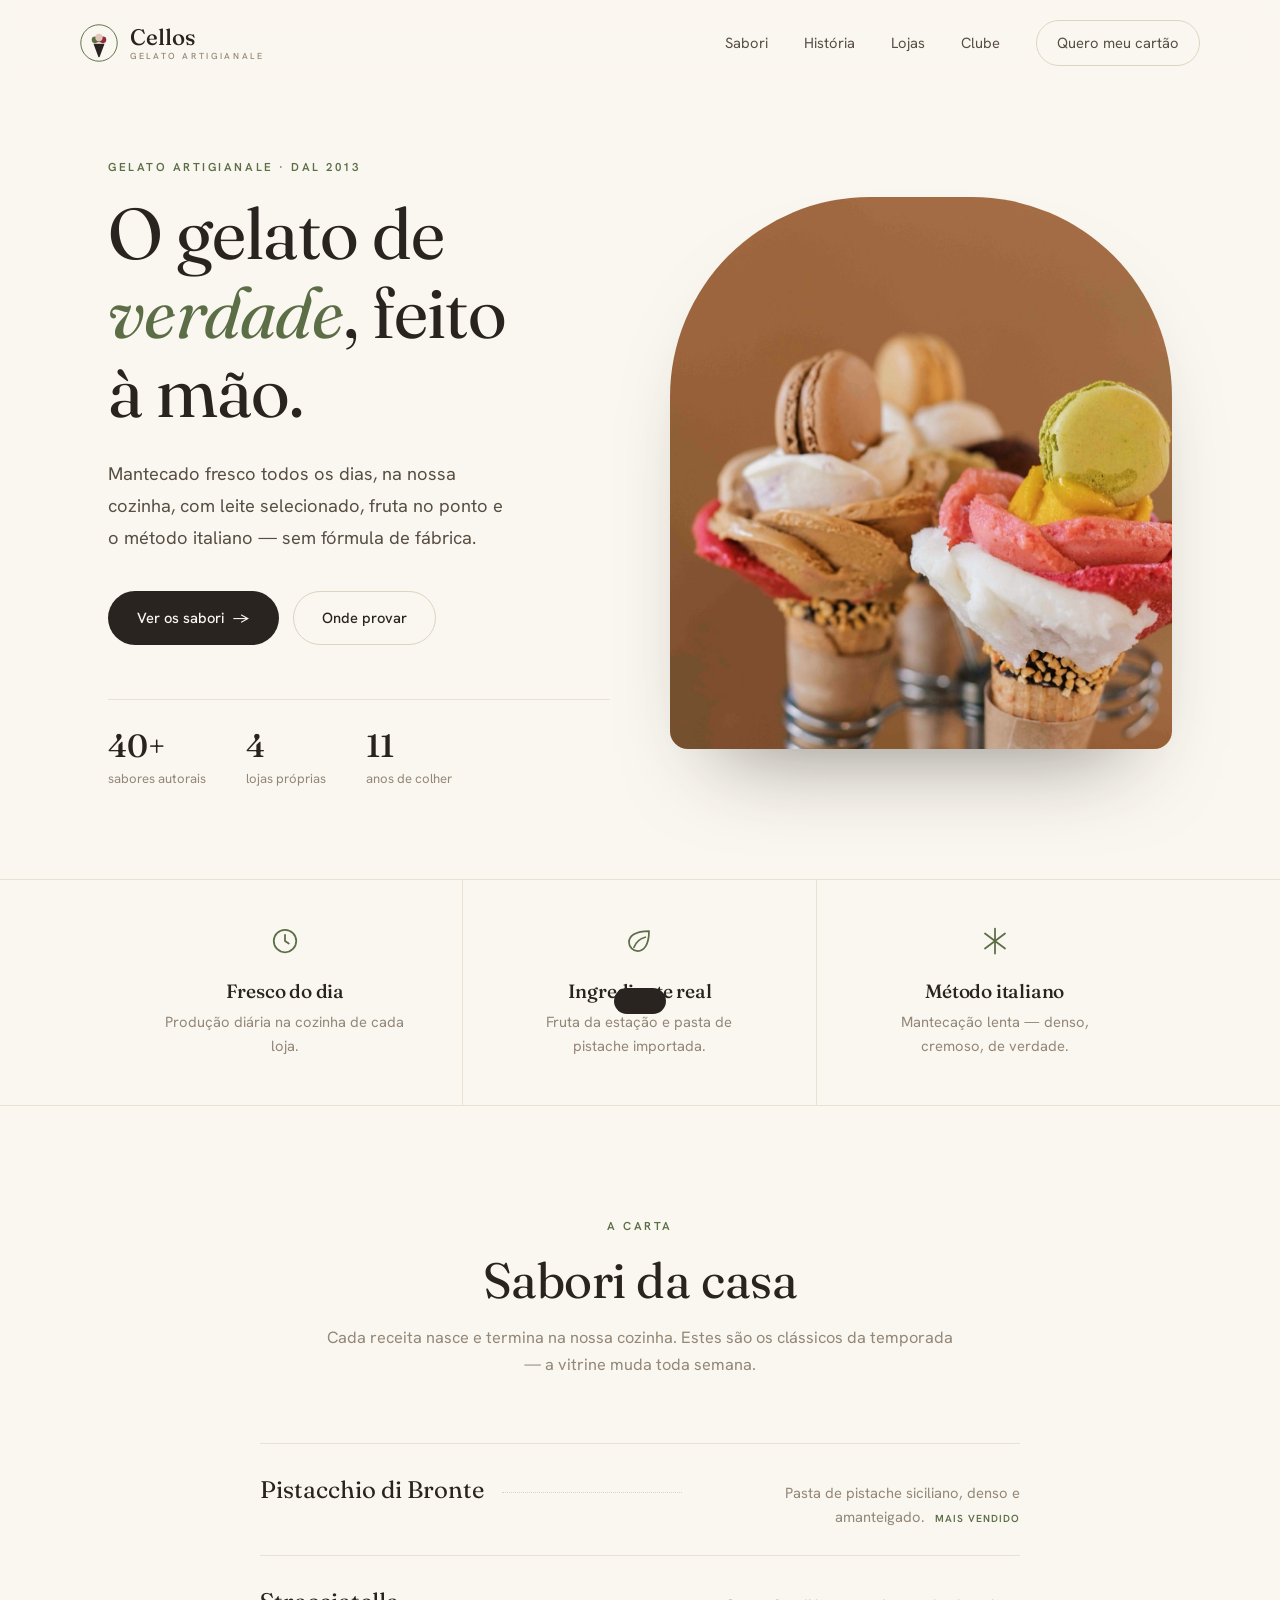
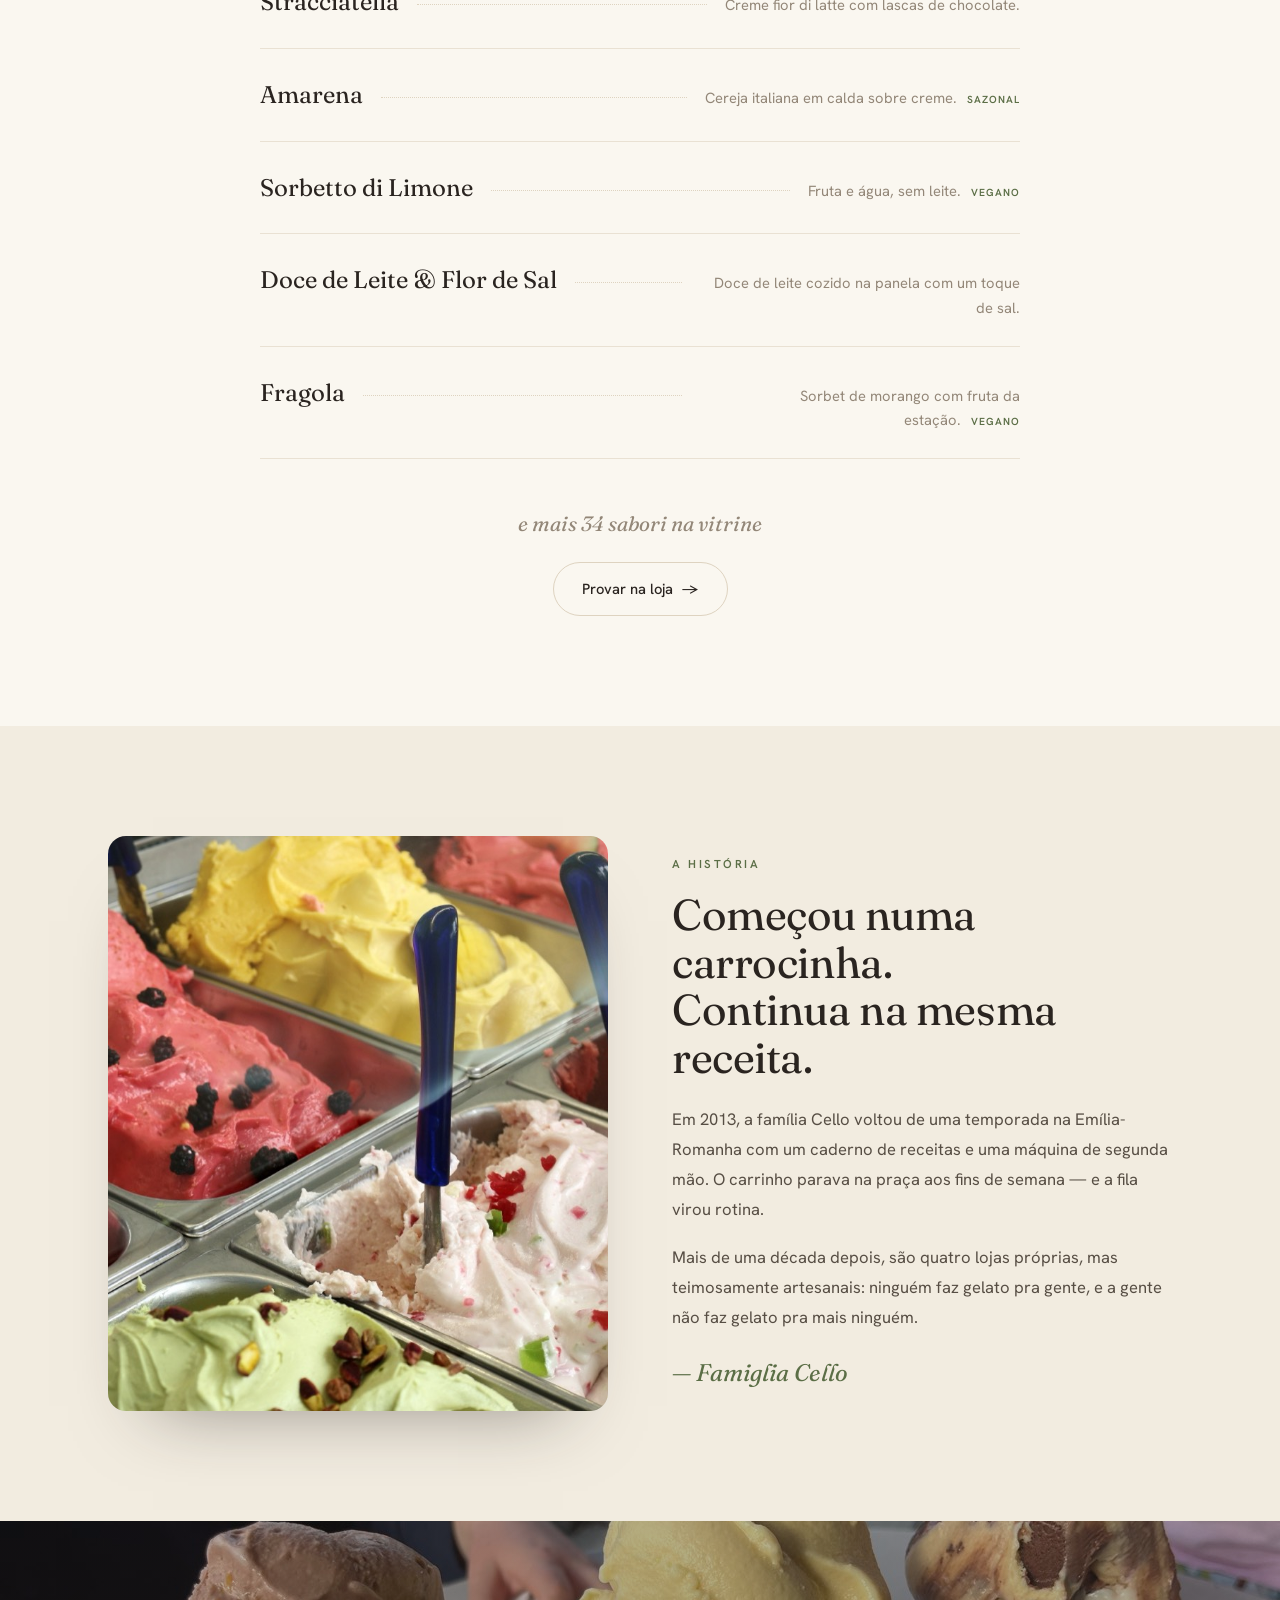
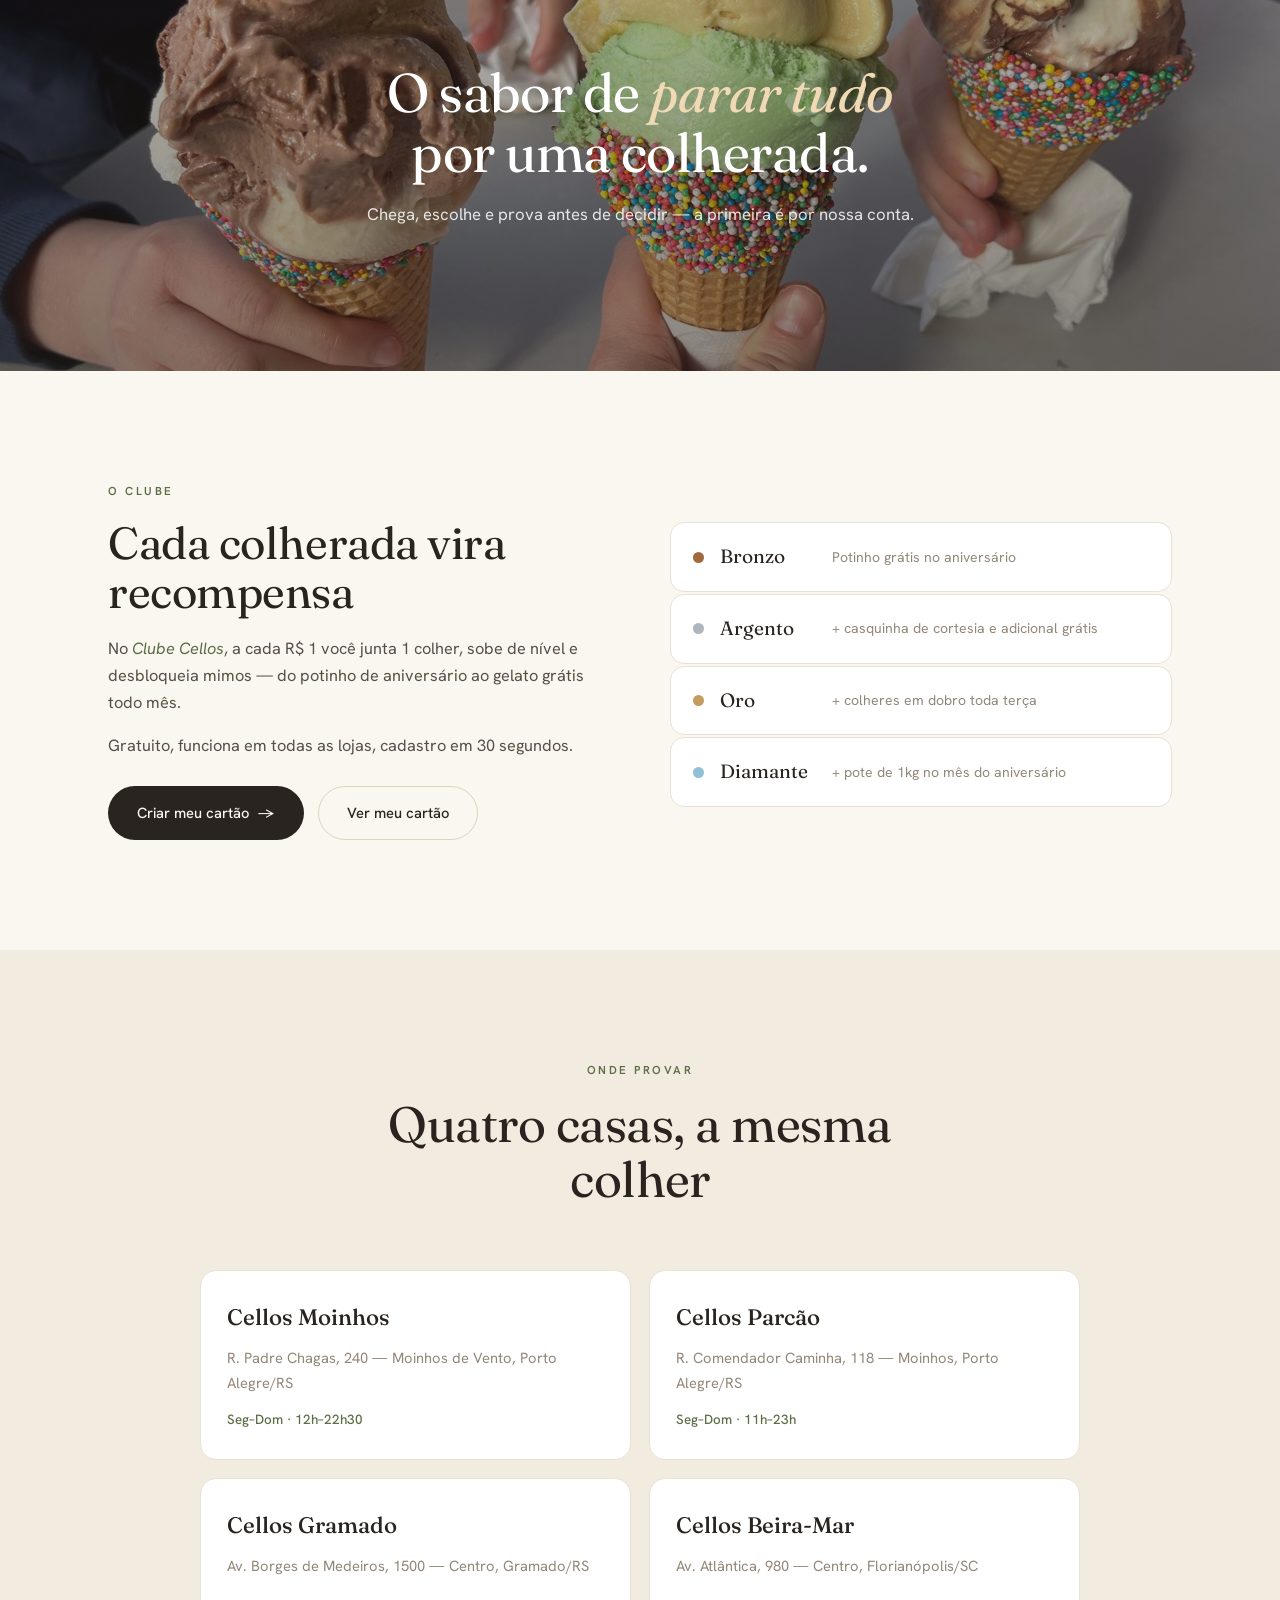
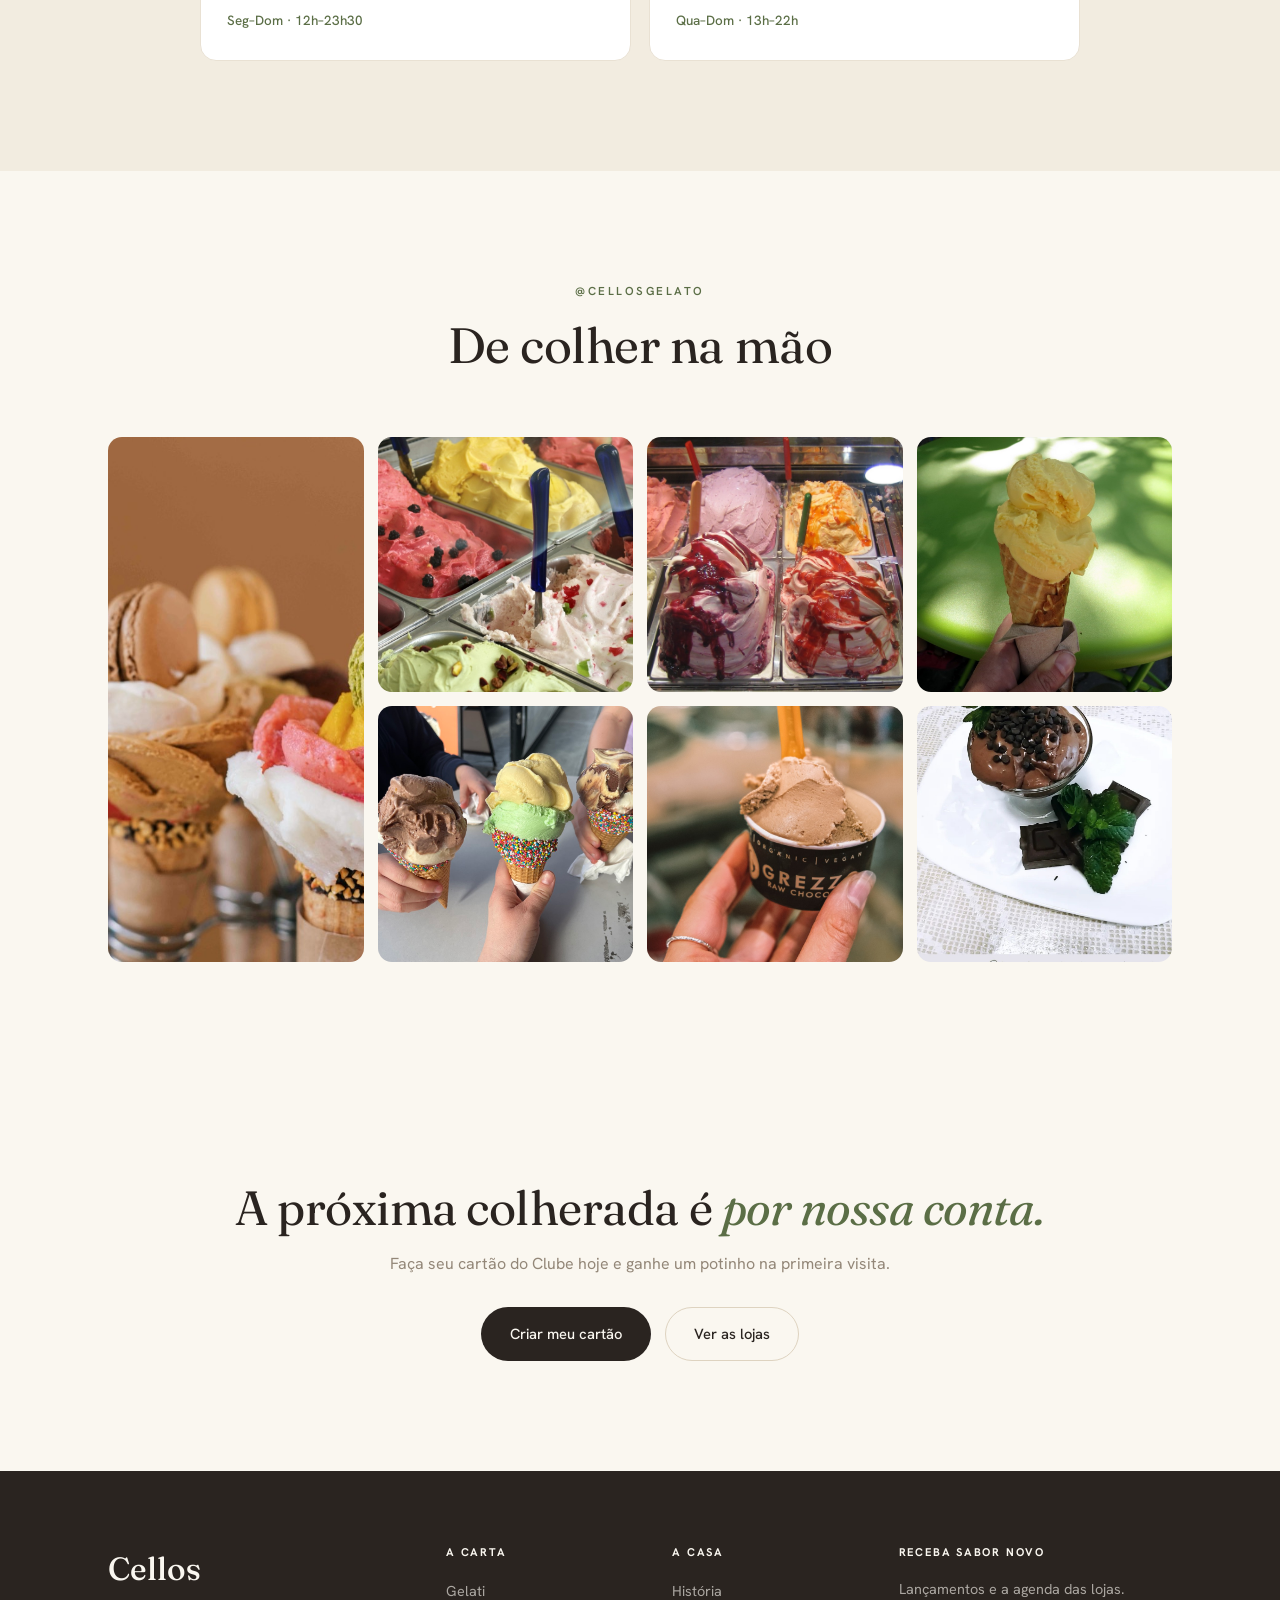
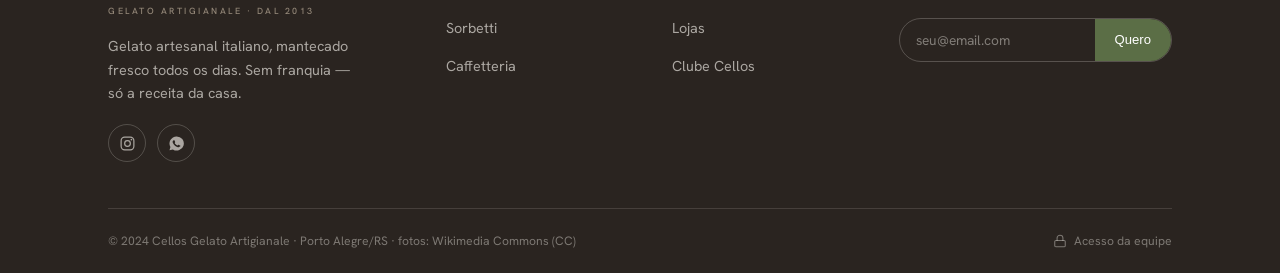
<file: index.html>
<!DOCTYPE html>
<html lang="pt-BR">
<head>
<meta charset="UTF-8">
<meta name="viewport" content="width=device-width, initial-scale=1.0">
<title>Cellos Gelato — Gelato Artigianale</title>
<meta name="description" content="Cellos Gelato — gelato artesanal italiano, mantecado fresco todos os dias desde 2013. Sabores autorais, lojas próprias e o Clube Cellos.">
<link rel="preconnect" href="https://fonts.googleapis.com">
<link rel="preconnect" href="https://fonts.gstatic.com" crossorigin>
<link rel="preconnect" href="https://upload.wikimedia.org" crossorigin>
<link href="https://fonts.googleapis.com/css2?family=Fraunces:ital,opsz,wght@0,9..144,400;0,9..144,500;0,9..144,600;1,9..144,400&family=Hanken+Grotesk:wght@300;400;500;600&display=swap" rel="stylesheet">
<style>
  :root{
    --bg:#faf7f0;
    --bg-2:#f2ece0;
    --paper:#ffffff;
    --ink:#2a2420;
    --ink-soft:#574e44;
    --muted:#938778;
    --line:#e9e1d3;
    --line-2:#ded3c0;
    --accent:#5b6e46;       /* pistache — único acento */
    --amarena:#8c2d38;      /* usado com muita parcimônia */
    --photo-fallback:#e6d6bd;
    --maxw:1120px;
    --serif:'Fraunces',Georgia,serif;
    --sans:'Hanken Grotesk',system-ui,sans-serif;
  }
  *{box-sizing:border-box;margin:0;padding:0}
  html{scroll-behavior:smooth}
  body{font-family:var(--sans);color:var(--ink);background:var(--bg);line-height:1.65;-webkit-font-smoothing:antialiased;overflow-x:hidden}
  h1,h2,h3,.serif{font-family:var(--serif);font-weight:400;letter-spacing:-.01em;line-height:1.1}
  a{color:inherit;text-decoration:none}
  img{max-width:100%;display:block}
  .wrap{max-width:var(--maxw);margin:0 auto;padding:0 28px}
  .eyebrow{font-size:.72rem;letter-spacing:.22em;text-transform:uppercase;color:var(--accent);font-weight:600;margin-bottom:18px}
  .photo{background:var(--photo-fallback) center/cover no-repeat}
  .btn{display:inline-flex;align-items:center;gap:9px;padding:14px 28px;border-radius:40px;font-weight:500;font-size:.92rem;cursor:pointer;border:1px solid transparent;transition:all .3s ease}
  .btn-solid{background:var(--ink);color:var(--bg)}
  .btn-solid:hover{background:var(--accent);transform:translateY(-2px)}
  .btn-line{background:transparent;color:var(--ink);border-color:var(--line-2)}
  .btn-line:hover{border-color:var(--ink)}
  .btn .arr{transition:transform .3s}
  .btn:hover .arr{transform:translateX(4px)}

  /* NAV */
  header.nav{position:sticky;top:0;z-index:50;background:rgba(250,247,240,.82);backdrop-filter:blur(12px);border-bottom:1px solid transparent;transition:border-color .3s}
  header.nav.scrolled{border-color:var(--line)}
  .nav-inner{display:flex;align-items:center;justify-content:space-between;padding:20px 0}
  .brand{display:flex;align-items:center;gap:12px}
  .brand .mk{width:38px;height:38px;flex:none}
  .brand .wm{font-family:var(--serif);font-weight:500;font-size:1.4rem;color:var(--ink);line-height:1}
  .brand .wm small{display:block;font-family:var(--sans);font-weight:500;font-size:.55rem;letter-spacing:.3em;color:var(--muted);text-transform:uppercase;margin-top:4px}
  nav.links{display:flex;align-items:center;gap:36px}
  nav.links a{font-size:.92rem;color:var(--ink-soft);transition:color .2s}
  nav.links a:hover{color:var(--ink)}
  nav.links a.cta{border:1px solid var(--line-2);padding:10px 20px;border-radius:40px}
  nav.links a.cta:hover{background:var(--ink);color:var(--bg);border-color:var(--ink)}
  .burger{display:none;flex-direction:column;gap:5px;background:none;border:none;cursor:pointer;padding:8px;z-index:60}
  .burger span{width:25px;height:2px;background:var(--ink);transition:.3s}

  /* HERO */
  .hero{padding:70px 0 90px}
  .hero-grid{display:grid;grid-template-columns:1fr 1fr;gap:60px;align-items:center}
  .hero h1{font-size:clamp(2.8rem,5.6vw,4.6rem);color:var(--ink);font-weight:400}
  .hero h1 em{font-style:italic;color:var(--accent)}
  .hero .lede{font-size:1.14rem;color:var(--ink-soft);max-width:40ch;margin:28px 0 36px;line-height:1.75}
  .hero-actions{display:flex;gap:14px;flex-wrap:wrap}
  .hero-photo{aspect-ratio:4/4.4;border-radius:200px 200px 18px 18px;box-shadow:0 50px 90px -50px rgba(42,36,32,.55)}
  .hero-meta{display:flex;gap:40px;margin-top:54px;padding-top:30px;border-top:1px solid var(--line)}
  .hero-meta .m b{display:block;font-family:var(--serif);font-size:2rem;color:var(--ink);font-weight:500;line-height:1}
  .hero-meta .m span{font-size:.82rem;color:var(--muted);margin-top:6px;display:block}

  /* VALUES strip */
  .values{border-top:1px solid var(--line);border-bottom:1px solid var(--line);background:var(--bg)}
  .values-grid{display:grid;grid-template-columns:repeat(3,1fr);gap:0}
  .val{padding:46px 28px;text-align:center;border-right:1px solid var(--line)}
  .val:last-child{border-right:none}
  .val .ic{width:30px;height:30px;color:var(--accent);margin:0 auto 16px}
  .val h3{font-size:1.2rem;color:var(--ink);margin-bottom:8px;font-weight:500}
  .val p{font-size:.92rem;color:var(--muted);max-width:30ch;margin:0 auto}

  /* SECTION */
  section{padding:110px 0}
  .sec-head{text-align:center;max-width:640px;margin:0 auto 64px}
  .sec-head h2{font-size:clamp(2.1rem,4vw,3.1rem);color:var(--ink);font-weight:400}
  .sec-head p{color:var(--muted);margin-top:18px;font-size:1.02rem}
  .reveal{opacity:0;transform:translateY(26px);transition:opacity .9s cubic-bezier(.2,.7,.2,1),transform .9s cubic-bezier(.2,.7,.2,1)}
  .reveal.in{opacity:1;transform:none}
  .reveal.d1{transition-delay:.08s}.reveal.d2{transition-delay:.16s}.reveal.d3{transition-delay:.24s}

  /* MENU minimal */
  .menu{max-width:760px;margin:0 auto}
  .menu-row{display:flex;align-items:baseline;gap:18px;padding:26px 0;border-bottom:1px solid var(--line)}
  .menu-row:first-child{border-top:1px solid var(--line)}
  .menu-row .name{font-family:var(--serif);font-size:1.5rem;color:var(--ink);font-weight:400;white-space:nowrap}
  .menu-row .dots{flex:1;border-bottom:1px dotted var(--line-2);transform:translateY(-5px)}
  .menu-row .desc{color:var(--muted);font-size:.92rem;max-width:40ch;text-align:right}
  .menu-row .tag{font-size:.64rem;letter-spacing:.1em;text-transform:uppercase;color:var(--accent);font-weight:600;margin-left:10px}
  .menu-row .tag.v{color:var(--accent)}
  .menu-foot{text-align:center;margin-top:48px}
  .menu-foot p{color:var(--muted);margin-bottom:20px;font-family:var(--serif);font-style:italic;font-size:1.3rem}

  /* STORY */
  .story{background:var(--bg-2)}
  .story-grid{display:grid;grid-template-columns:1fr 1fr;gap:64px;align-items:center}
  .story-photo{aspect-ratio:4/4.6;border-radius:18px;box-shadow:0 40px 70px -45px rgba(42,36,32,.5)}
  .story-copy h2{font-size:clamp(1.9rem,3.4vw,2.7rem);color:var(--ink);margin-bottom:24px;font-weight:400}
  .story-copy p{color:var(--ink-soft);margin-bottom:18px;font-size:1.04rem;line-height:1.8}
  .story-sign{font-family:var(--serif);font-style:italic;font-size:1.5rem;color:var(--accent);margin-top:20px}

  /* PHOTO BAND */
  .band{position:relative;min-height:50vh;display:grid;place-items:center;text-align:center;color:#fff}
  .band::after{content:"";position:absolute;inset:0;background:linear-gradient(rgba(42,36,32,.35),rgba(42,36,32,.55))}
  .band .band-in{position:relative;z-index:1;max-width:680px;padding:80px 28px}
  .band h2{font-size:clamp(2rem,4.4vw,3.4rem);color:#fff;font-weight:400}
  .band h2 em{font-style:italic;color:#f0d9b5}
  .band p{margin-top:18px;font-size:1.05rem;color:rgba(255,255,255,.85)}

  /* CLUBE */
  .clube-grid{display:grid;grid-template-columns:1fr 1fr;gap:60px;align-items:center}
  .clube-copy h2{font-size:clamp(2rem,3.6vw,2.8rem);color:var(--ink);margin-bottom:20px;font-weight:400}
  .clube-copy p{color:var(--ink-soft);margin-bottom:16px;font-size:1.02rem}
  .clube-copy p em{font-style:italic;color:var(--accent)}
  .tiers{display:flex;flex-direction:column;gap:2px;margin-top:8px}
  .tier{display:flex;align-items:center;gap:16px;padding:18px 22px;background:var(--paper);border:1px solid var(--line);border-radius:14px}
  .tier .dot{width:11px;height:11px;border-radius:50%;flex:none}
  .tier .tn{font-family:var(--serif);font-size:1.2rem;color:var(--ink);min-width:96px}
  .tier .tp{color:var(--muted);font-size:.88rem}

  /* LOJAS */
  .stores{display:grid;grid-template-columns:repeat(2,1fr);gap:18px;max-width:880px;margin:0 auto}
  .store{background:var(--paper);border:1px solid var(--line);border-radius:16px;padding:28px 26px;transition:transform .3s,box-shadow .3s}
  .store:hover{transform:translateY(-4px);box-shadow:0 24px 50px -34px rgba(42,36,32,.4)}
  .store h4{font-family:var(--serif);font-size:1.4rem;color:var(--ink);font-weight:500;margin-bottom:10px}
  .store .addr{color:var(--muted);font-size:.92rem;margin-bottom:14px;min-height:42px}
  .store .hours{font-size:.84rem;color:var(--accent);font-weight:500;display:flex;align-items:center;gap:7px}

  /* GALLERY */
  .gallery{display:grid;grid-template-columns:repeat(4,1fr);gap:14px}
  .gallery .g{aspect-ratio:1;border-radius:14px}
  .gallery .g.tall{grid-row:span 2;aspect-ratio:auto}

  /* CTA */
  .cta{text-align:center}
  .cta h2{font-size:clamp(2rem,4vw,3rem);color:var(--ink);margin-bottom:16px;font-weight:400}
  .cta h2 em{font-style:italic;color:var(--accent)}
  .cta p{color:var(--muted);margin-bottom:30px}

  /* FOOTER */
  footer{background:var(--ink);color:rgba(250,247,240,.62);padding:72px 0 0}
  .foot-grid{display:grid;grid-template-columns:1.6fr 1fr 1fr 1.3fr;gap:40px;padding-bottom:46px;border-bottom:1px solid rgba(250,247,240,.13)}
  .foot-wm{font-family:var(--serif);font-size:2rem;color:var(--bg);font-weight:500}
  .foot-wm small{display:block;font-size:.56rem;letter-spacing:.28em;color:var(--muted);margin-top:8px;text-transform:uppercase;font-family:var(--sans)}
  footer p{font-size:.9rem;margin:16px 0;max-width:32ch}
  footer h5{font-size:.7rem;letter-spacing:.16em;text-transform:uppercase;color:var(--bg);margin-bottom:16px}
  footer ul{list-style:none;display:flex;flex-direction:column;gap:11px}
  footer ul a{font-size:.9rem;transition:color .2s}
  footer ul a:hover{color:var(--bg)}
  .news{display:flex;border:1px solid rgba(250,247,240,.22);border-radius:40px;overflow:hidden;margin-top:10px}
  .news input{flex:1;padding:12px 16px;background:transparent;border:none;color:var(--bg);font-family:inherit;font-size:.86rem}
  .news input::placeholder{color:rgba(250,247,240,.42)}
  .news input:focus{outline:none}
  .news button{padding:0 20px;background:var(--accent);border:none;color:#fff;font-size:.82rem;cursor:pointer}
  .socials{display:flex;gap:11px;margin-top:18px}
  .socials a{width:38px;height:38px;border:1px solid rgba(250,247,240,.2);border-radius:50%;display:grid;place-items:center;transition:.3s}
  .socials a:hover{background:var(--bg);color:var(--ink)}
  .foot-bottom{display:flex;justify-content:space-between;align-items:center;flex-wrap:wrap;gap:12px;padding:22px 0;font-size:.76rem;color:rgba(250,247,240,.4)}
  .admin-link{display:inline-flex;align-items:center;gap:7px;color:rgba(250,247,240,.4);transition:color .3s}
  .admin-link:hover{color:var(--bg)}
  .admin-link svg{width:14px;height:14px}

  .toast{position:fixed;bottom:26px;left:50%;transform:translateX(-50%) translateY(140px);background:var(--ink);color:var(--bg);padding:13px 26px;border-radius:40px;z-index:80;transition:transform .4s;font-size:.88rem}
  .toast.show{transform:translateX(-50%) translateY(0)}

  @media(max-width:900px){
    .hero-grid,.story-grid,.clube-grid{grid-template-columns:1fr;gap:40px}
    .hero-photo{order:-1;aspect-ratio:16/12;border-radius:18px}
    .values-grid{grid-template-columns:1fr}
    .val{border-right:none;border-bottom:1px solid var(--line);padding:34px}
    .val:last-child{border-bottom:none}
    .stores{grid-template-columns:1fr}
    .gallery{grid-template-columns:repeat(2,1fr)}
    .gallery .g.tall{grid-row:auto;aspect-ratio:1}
    .menu-row{flex-wrap:wrap;gap:6px}
    .menu-row .dots{display:none}
    .menu-row .desc{text-align:left;max-width:none}
    .foot-grid{grid-template-columns:1fr 1fr}
    nav.links{position:fixed;inset:0 0 0 auto;width:78%;max-width:320px;height:100vh;flex-direction:column;justify-content:center;gap:28px;background:var(--bg);border-left:1px solid var(--line);transform:translateX(100%);transition:transform .4s;z-index:55}
    nav.links.open{transform:translateX(0)}
    .burger{display:flex}
  }
  @media(max-width:560px){
    .hero-meta{gap:24px}
    .foot-grid{grid-template-columns:1fr}
    section{padding:76px 0}
  }
  @media(prefers-reduced-motion:reduce){.reveal{transition:none;opacity:1;transform:none}*{scroll-behavior:auto}}
</style>
</head>
<body>

<!-- NAV -->
<header class="nav" id="nav">
  <div class="wrap nav-inner">
    <a href="#top" class="brand" aria-label="Cellos Gelato">
      <svg class="mk" viewBox="0 0 48 48" fill="none" xmlns="http://www.w3.org/2000/svg" aria-hidden="true">
        <circle cx="24" cy="24" r="23" stroke="#5b6e46" stroke-width="1.2"/>
        <path d="M16 23a8 8 0 0 1 16 0z" fill="#a6824a"/>
        <circle cx="19" cy="20" r="4.2" fill="#5b6e46"/><circle cx="29" cy="20" r="4.2" fill="#8c2d38"/>
        <circle cx="24" cy="17" r="4.6" fill="#e3c7bd"/>
        <path d="M17 25h14l-6 16a1 1 0 0 1-2 0z" fill="#2a2420"/>
      </svg>
      <span class="wm">Cellos<small>Gelato Artigianale</small></span>
    </a>
    <nav class="links" id="navlinks">
      <a href="#sabori" onclick="closeMenu()">Sabori</a>
      <a href="#storia" onclick="closeMenu()">História</a>
      <a href="#lojas" onclick="closeMenu()">Lojas</a>
      <a href="#clube" onclick="closeMenu()">Clube</a>
      <a href="#clube" class="cta" onclick="closeMenu()">Quero meu cartão</a>
    </nav>
    <button class="burger" id="burger" aria-label="Menu" onclick="toggleMenu()"><span></span><span></span><span></span></button>
  </div>
</header>

<!-- HERO -->
<section class="hero" id="top">
  <div class="wrap hero-grid">
    <div class="hero-copy reveal in">
      <div class="eyebrow">Gelato artigianale · dal 2013</div>
      <h1>O gelato de<br><em>verdade</em>, feito<br>à mão.</h1>
      <p class="lede">Mantecado fresco todos os dias, na nossa cozinha, com leite selecionado, fruta no ponto e o método italiano — sem fórmula de fábrica.</p>
      <div class="hero-actions">
        <a href="#sabori" class="btn btn-solid">Ver os sabori <span class="arr">→</span></a>
        <a href="#lojas" class="btn btn-line">Onde provar</a>
      </div>
      <div class="hero-meta">
        <div class="m"><b>40+</b><span>sabores autorais</span></div>
        <div class="m"><b>4</b><span>lojas próprias</span></div>
        <div class="m"><b>11</b><span>anos de colher</span></div>
      </div>
    </div>
    <div class="hero-photo photo reveal in d2" data-img="img/hero.jpg" role="img" aria-label="Gelato em flor"></div>
  </div>
</section>

<!-- VALUES -->
<div class="values">
  <div class="wrap values-grid">
    <div class="val reveal">
      <svg class="ic" viewBox="0 0 24 24" fill="none" stroke="currentColor" stroke-width="1.4" stroke-linecap="round"><circle cx="12" cy="12" r="9"/><path d="M12 7v5l3 2"/></svg>
      <h3>Fresco do dia</h3><p>Produção diária na cozinha de cada loja.</p>
    </div>
    <div class="val reveal d1">
      <svg class="ic" viewBox="0 0 24 24" fill="none" stroke="currentColor" stroke-width="1.4" stroke-linecap="round" stroke-linejoin="round"><path d="M11 20A7 7 0 0 1 4 13c0-5 5-9 16-9 0 11-4 16-9 16z"/><path d="M8 17c2-5 5-7 9-8"/></svg>
      <h3>Ingrediente real</h3><p>Fruta da estação e pasta de pistache importada.</p>
    </div>
    <div class="val reveal d2">
      <svg class="ic" viewBox="0 0 24 24" fill="none" stroke="currentColor" stroke-width="1.4" stroke-linecap="round" stroke-linejoin="round"><path d="M12 2v20M4 6l16 12M20 6L4 18"/></svg>
      <h3>Método italiano</h3><p>Mantecação lenta — denso, cremoso, de verdade.</p>
    </div>
  </div>
</div>

<!-- SABORI -->
<section id="sabori">
  <div class="wrap">
    <div class="sec-head reveal">
      <div class="eyebrow">A carta</div>
      <h2>Sabori da casa</h2>
      <p>Cada receita nasce e termina na nossa cozinha. Estes são os clássicos da temporada — a vitrine muda toda semana.</p>
    </div>
    <div class="menu">
      <div class="menu-row reveal"><span class="name">Pistacchio di Bronte</span><span class="dots"></span><span class="desc">Pasta de pistache siciliano, denso e amanteigado.<span class="tag">Mais vendido</span></span></div>
      <div class="menu-row reveal"><span class="name">Stracciatella</span><span class="dots"></span><span class="desc">Creme fior di latte com lascas de chocolate.</span></div>
      <div class="menu-row reveal"><span class="name">Amarena</span><span class="dots"></span><span class="desc">Cereja italiana em calda sobre creme.<span class="tag">Sazonal</span></span></div>
      <div class="menu-row reveal"><span class="name">Sorbetto di Limone</span><span class="dots"></span><span class="desc">Fruta e água, sem leite.<span class="tag v">Vegano</span></span></div>
      <div class="menu-row reveal"><span class="name">Doce de Leite & Flor de Sal</span><span class="dots"></span><span class="desc">Doce de leite cozido na panela com um toque de sal.</span></div>
      <div class="menu-row reveal"><span class="name">Fragola</span><span class="dots"></span><span class="desc">Sorbet de morango com fruta da estação.<span class="tag v">Vegano</span></span></div>
    </div>
    <div class="menu-foot reveal">
      <p>e mais 34 sabori na vitrine</p>
      <a href="#lojas" class="btn btn-line">Provar na loja <span class="arr">→</span></a>
    </div>
  </div>
</section>

<!-- STORY -->
<section class="story" id="storia">
  <div class="wrap story-grid">
    <div class="story-photo photo reveal" data-img="img/cream.jpg" role="img" aria-label="Gelato artesanal"></div>
    <div class="story-copy reveal d2">
      <div class="eyebrow">A história</div>
      <h2>Começou numa carrocinha.<br>Continua na mesma receita.</h2>
      <p>Em 2013, a família Cello voltou de uma temporada na Emília-Romanha com um caderno de receitas e uma máquina de segunda mão. O carrinho parava na praça aos fins de semana — e a fila virou rotina.</p>
      <p>Mais de uma década depois, são quatro lojas próprias, mas teimosamente artesanais: ninguém faz gelato pra gente, e a gente não faz gelato pra mais ninguém.</p>
      <div class="story-sign">— Famiglia Cello</div>
    </div>
  </div>
</section>

<!-- PHOTO BAND -->
<section class="band photo" style="padding:0" data-img="img/cones.jpg">
  <div class="band-in reveal in">
    <h2>O sabor de <em>parar tudo</em><br>por uma colherada.</h2>
    <p>Chega, escolhe e prova antes de decidir — a primeira é por nossa conta.</p>
  </div>
</section>

<!-- CLUBE -->
<section id="clube">
  <div class="wrap clube-grid">
    <div class="clube-copy reveal">
      <div class="eyebrow">O Clube</div>
      <h2>Cada colherada vira recompensa</h2>
      <p>No <em>Clube Cellos</em>, a cada R$ 1 você junta 1 colher, sobe de nível e desbloqueia mimos — do potinho de aniversário ao gelato grátis todo mês.</p>
      <p>Gratuito, funciona em todas as lojas, cadastro em 30 segundos.</p>
      <div class="hero-actions" style="margin-top:26px"><a href="#" class="btn btn-solid" onclick="toast('Cadastro de demonstração');return false;">Criar meu cartão <span class="arr">→</span></a><a href="cartao.html" class="btn btn-line">Ver meu cartão</a></div>
    </div>
    <div class="tiers reveal d2">
      <div class="tier"><span class="dot" style="background:#a06a3c"></span><span class="tn">Bronzo</span><span class="tp">Potinho grátis no aniversário</span></div>
      <div class="tier"><span class="dot" style="background:#aeb6bd"></span><span class="tn">Argento</span><span class="tp">+ casquinha de cortesia e adicional grátis</span></div>
      <div class="tier"><span class="dot" style="background:#c39c5e"></span><span class="tn">Oro</span><span class="tp">+ colheres em dobro toda terça</span></div>
      <div class="tier"><span class="dot" style="background:#8fc0d4"></span><span class="tn">Diamante</span><span class="tp">+ pote de 1kg no mês do aniversário</span></div>
    </div>
  </div>
</section>

<!-- LOJAS -->
<section id="lojas" style="background:var(--bg-2)">
  <div class="wrap">
    <div class="sec-head reveal">
      <div class="eyebrow">Onde provar</div>
      <h2>Quatro casas, a mesma colher</h2>
    </div>
    <div class="stores">
      <div class="store reveal"><h4>Cellos Moinhos</h4><p class="addr">R. Padre Chagas, 240 — Moinhos de Vento, Porto Alegre/RS</p><div class="hours">Seg–Dom · 12h–22h30</div></div>
      <div class="store reveal d1"><h4>Cellos Parcão</h4><p class="addr">R. Comendador Caminha, 118 — Moinhos, Porto Alegre/RS</p><div class="hours">Seg–Dom · 11h–23h</div></div>
      <div class="store reveal"><h4>Cellos Gramado</h4><p class="addr">Av. Borges de Medeiros, 1500 — Centro, Gramado/RS</p><div class="hours">Seg–Dom · 12h–23h30</div></div>
      <div class="store reveal d1"><h4>Cellos Beira-Mar</h4><p class="addr">Av. Atlântica, 980 — Centro, Florianópolis/SC</p><div class="hours">Qua–Dom · 13h–22h</div></div>
    </div>
  </div>
</section>

<!-- GALLERY -->
<section>
  <div class="wrap">
    <div class="sec-head reveal">
      <div class="eyebrow">@cellosgelato</div>
      <h2>De colher na mão</h2>
    </div>
    <div class="gallery reveal">
      <div class="g tall photo" data-img="img/hero.jpg"></div>
      <div class="g photo" data-img="img/cream.jpg"></div>
      <div class="g photo" data-img="img/italian.jpg"></div>
      <div class="g photo" data-img="img/mango.jpg"></div>
      <div class="g photo" data-img="img/cones.jpg"></div>
      <div class="g photo" data-img="img/display.jpg"></div>
      <div class="g photo" data-img="img/choc.jpg"></div>
    </div>
  </div>
</section>

<!-- CTA -->
<section class="cta">
  <div class="wrap reveal">
    <h2>A próxima colherada é <em>por nossa conta.</em></h2>
    <p>Faça seu cartão do Clube hoje e ganhe um potinho na primeira visita.</p>
    <div class="hero-actions" style="justify-content:center"><a href="#clube" class="btn btn-solid">Criar meu cartão</a><a href="#lojas" class="btn btn-line">Ver as lojas</a></div>
  </div>
</section>

<!-- FOOTER -->
<footer>
  <div class="wrap">
    <div class="foot-grid">
      <div>
        <div class="foot-wm">Cellos<small>Gelato Artigianale · dal 2013</small></div>
        <p>Gelato artesanal italiano, mantecado fresco todos os dias. Sem franquia — só a receita da casa.</p>
        <div class="socials">
          <a href="#" onclick="toast('Demonstração');return false;" aria-label="Instagram"><svg width="17" height="17" viewBox="0 0 24 24" fill="none" stroke="currentColor" stroke-width="1.7"><rect x="3" y="3" width="18" height="18" rx="5"/><circle cx="12" cy="12" r="4"/><circle cx="17.5" cy="6.5" r="1.2" fill="currentColor" stroke="none"/></svg></a>
          <a href="#" onclick="toast('Demonstração');return false;" aria-label="WhatsApp"><svg width="17" height="17" viewBox="0 0 24 24" fill="currentColor"><path d="M12 2a10 10 0 0 0-8.6 15l-1.3 4.7 4.8-1.3A10 10 0 1 0 12 2zm5 14c-.2.6-1.2 1.2-1.7 1.2-.5.1-1 .2-3.2-.7-2.7-1.1-4.4-3.9-4.5-4.1-.1-.2-1.1-1.4-1.1-2.7s.7-1.9 1-2.1c.2-.3.5-.3.7-.3h.5c.2 0 .4 0 .6.5l.8 2c.1.2.1.3 0 .5l-.4.6c-.2.2-.3.4-.1.7.2.3.9 1.4 1.9 2.2 1.3 1 1.8 1 2.1.9.2-.1.5-.5.7-.8.2-.3.4-.2.6-.1l2 .9c.2.1.4.2.5.3.1.2.1.7-.1 1.3z"/></svg></a>
        </div>
      </div>
      <div><h5>A carta</h5><ul><li><a href="#sabori">Gelati</a></li><li><a href="#sabori">Sorbetti</a></li><li><a href="#sabori">Caffetteria</a></li></ul></div>
      <div><h5>A casa</h5><ul><li><a href="#storia">História</a></li><li><a href="#lojas">Lojas</a></li><li><a href="#clube">Clube Cellos</a></li></ul></div>
      <div>
        <h5>Receba sabor novo</h5>
        <p style="margin-top:0">Lançamentos e a agenda das lojas.</p>
        <form class="news" onsubmit="toast('Inscrito! (demonstração)');return false;"><input type="email" placeholder="seu@email.com" required aria-label="E-mail"><button type="submit">Quero</button></form>
      </div>
    </div>
    <div class="foot-bottom">
      <span>© 2024 Cellos Gelato Artigianale · Porto Alegre/RS · fotos: Wikimedia Commons (CC)</span>
      <a class="admin-link" href="admin/index.html"><svg viewBox="0 0 24 24" fill="none" stroke="currentColor" stroke-width="1.8" stroke-linecap="round" stroke-linejoin="round"><rect x="3" y="11" width="18" height="11" rx="2"/><path d="M7 11V7a5 5 0 0 1 10 0v4"/></svg> Acesso da equipe</a>
    </div>
  </div>
</footer>

<div class="toast" id="toast"></div>

<script>
  // aplica as fotos (data-img) como background — com fallback de cor caso falhe
  document.querySelectorAll('[data-img]').forEach(function(el){
    var url = el.getAttribute('data-img');
    var img = new Image();
    img.onload = function(){ el.style.backgroundImage = "url('" + url + "')"; };
    img.src = url;
  });

  var nav = document.getElementById('nav'), navlinks = document.getElementById('navlinks');
  window.addEventListener('scroll', function(){ nav.classList.toggle('scrolled', window.scrollY > 20); }, {passive:true});
  function toggleMenu(){ navlinks.classList.toggle('open'); }
  function closeMenu(){ navlinks.classList.remove('open'); }

  var io = new IntersectionObserver(function(e){ e.forEach(function(x){ if(x.isIntersecting){ x.target.classList.add('in'); io.unobserve(x.target); } }); }, {threshold:0.12, rootMargin:'0px 0px -40px 0px'});
  document.querySelectorAll('.reveal:not(.in)').forEach(function(el){ io.observe(el); });

  var tt;
  function toast(m){ var t=document.getElementById('toast'); t.textContent=m; t.classList.add('show'); clearTimeout(tt); tt=setTimeout(function(){ t.classList.remove('show'); }, 2600); }
</script>
</body>
</html>
</file>
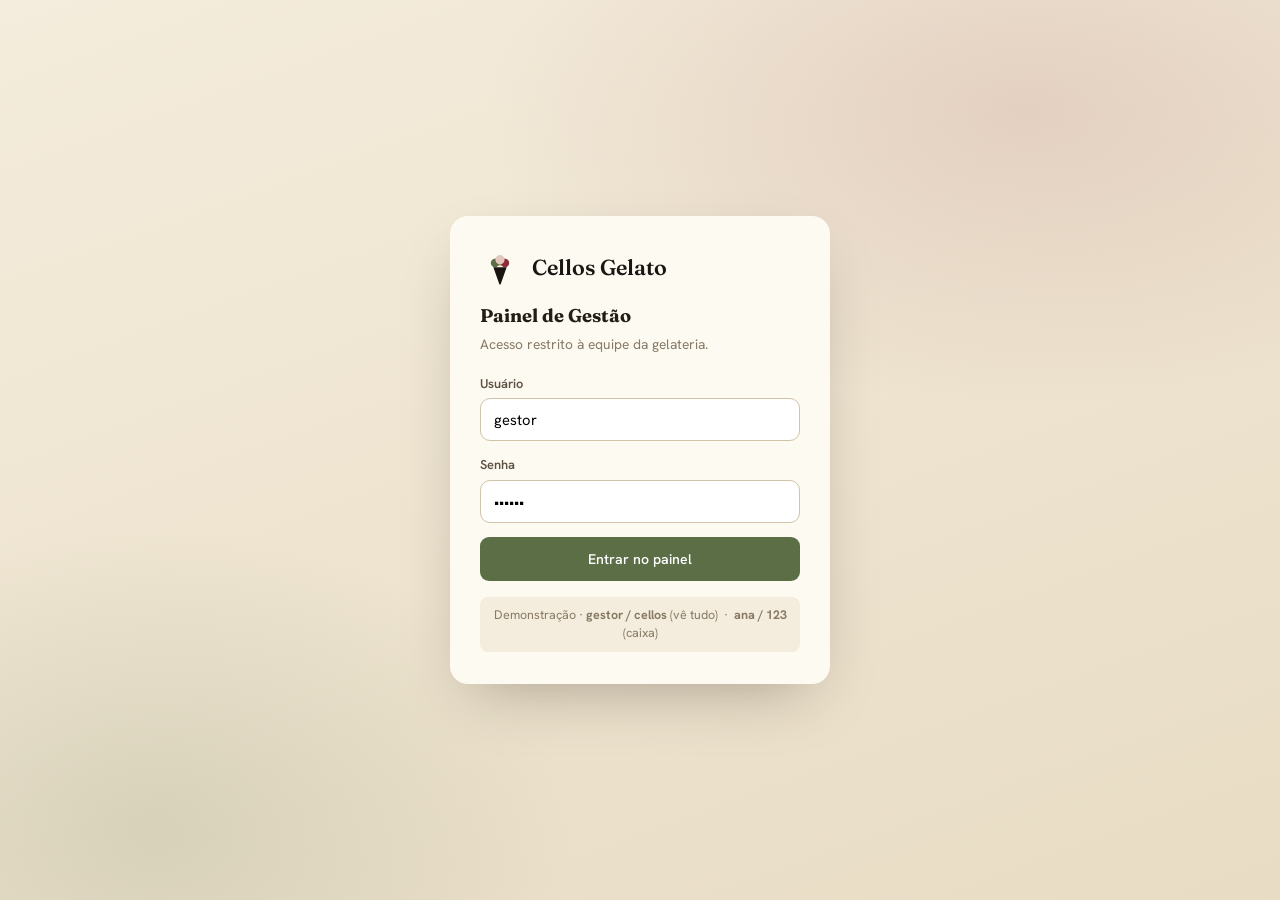
<file: admin/index.html>
<!DOCTYPE html>
<html lang="pt-BR">
<head>
<meta charset="UTF-8">
<meta name="viewport" content="width=device-width, initial-scale=1.0">
<title>Cellos Gelato — Painel de Gestão</title>
<link rel="preconnect" href="https://fonts.googleapis.com">
<link rel="preconnect" href="https://fonts.gstatic.com" crossorigin>
<link href="https://fonts.googleapis.com/css2?family=Fraunces:opsz,wght@9..144,500;9..144,600;9..144,700&family=Hanken+Grotesk:wght@300;400;500;600;700&family=Spline+Sans+Mono:wght@400;500&display=swap" rel="stylesheet">
<link rel="stylesheet" href="styles.css">
</head>
<body>

<!-- ===== Login (demonstração) ===== -->
<div class="login-screen" id="login">
  <div class="login-card">
    <div class="lc-brand">
      <svg class="logo-mark" width="40" height="40" viewBox="0 0 48 48" fill="none" xmlns="http://www.w3.org/2000/svg" aria-hidden="true">
        <path d="M14 21a10 10 0 0 1 20 0z" fill="#a6824a"/>
        <circle cx="18" cy="18" r="5" fill="#5b6e46"/><circle cx="30" cy="18" r="5" fill="#8c2d38"/>
        <circle cx="24" cy="14" r="5.5" fill="#e3c7bd"/>
        <path d="M16 23h16l-7 20a1 1 0 0 1-2 0z" fill="#1a1512"/>
      </svg>
      <span class="b-name">Cellos Gelato</span>
    </div>
    <h1>Painel de Gestão</h1>
    <p class="sub">Acesso restrito à equipe da gelateria.</p>
    <form id="login-form">
      <label for="lg-user">Usuário</label>
      <input id="lg-user" type="text" value="gestor" autocomplete="off">
      <label for="lg-pass">Senha</label>
      <input id="lg-pass" type="password" value="cellos">
      <div id="login-error" style="display:none;color:var(--danger);font-size:.82rem;margin:-6px 0 12px">Usuário ou senha inválidos.</div>
      <button class="btn btn-primary" type="submit">Entrar no painel</button>
    </form>
    <div class="login-hint">Demonstração · <strong>gestor / cellos</strong> (vê tudo) &nbsp;·&nbsp; <strong>ana / 123</strong> (caixa)</div>
  </div>
</div>

<!-- ===== App ===== -->
<div class="app" id="app" style="display:none">
  <aside class="sidebar">
    <div class="brand">
      <svg class="logo-mark" width="38" height="38" viewBox="0 0 48 48" fill="none" xmlns="http://www.w3.org/2000/svg" aria-hidden="true">
        <path d="M14 21a10 10 0 0 1 20 0z" fill="#a6824a"/>
        <circle cx="18" cy="18" r="5" fill="#5b6e46"/><circle cx="30" cy="18" r="5" fill="#8c2d38"/>
        <circle cx="24" cy="14" r="5.5" fill="#e3c7bd"/>
        <path d="M16 23h16l-7 20a1 1 0 0 1-2 0z" fill="#f4f1ec"/>
      </svg>
      <div>
        <div class="b-name">Cellos Gelato</div>
        <div class="b-sub">Gestão</div>
      </div>
    </div>
    <nav class="nav-list" id="nav-list"></nav>
    <div class="sidebar-foot">
      <a class="sf-link" id="reset-data">
        <svg width="16" height="16" viewBox="0 0 24 24" fill="none" stroke="currentColor" stroke-width="1.7" stroke-linecap="round" stroke-linejoin="round"><path d="M3 12a9 9 0 1 0 3-6.7L3 8"/><path d="M3 3v5h5"/></svg>
        Reiniciar dados demo
      </a>
      <a class="sf-link" href="../index.html">
        <svg width="16" height="16" viewBox="0 0 24 24" fill="none" stroke="currentColor" stroke-width="1.7" stroke-linecap="round" stroke-linejoin="round"><path d="M9 21H5a2 2 0 0 1-2-2V5a2 2 0 0 1 2-2h4M16 17l5-5-5-5M21 12H9"/></svg>
        Voltar ao site
      </a>
    </div>
  </aside>

  <div class="main">
    <header class="topbar">
      <div class="topbar-left">
        <button class="burger-btn" id="burger" aria-label="Menu">
          <svg width="24" height="24" viewBox="0 0 24 24" fill="none" stroke="currentColor" stroke-width="1.8" stroke-linecap="round"><path d="M3 6h18M3 12h18M3 18h18"/></svg>
        </button>
        <h2 id="topbar-title">Painel</h2>
      </div>
      <div class="topbar-right">
        <div class="user-chip">
          <span class="avatar">G</span>
          <span>Gestor</span>
        </div>
      </div>
    </header>
    <main class="content" id="content"></main>
  </div>
</div>

<!-- Núcleo -->
<script src="core.js"></script>
<!-- Módulos -->
<script src="modules/dashboard.js"></script>
<script src="modules/pdv.js"></script>
<script src="modules/estoque.js"></script>
<script src="modules/compras.js"></script>
<script src="modules/produtos.js"></script>
<script src="modules/receitas.js"></script>
<script src="modules/producao.js"></script>
<script src="modules/limpeza.js"></script>
<script src="modules/usuarios.js"></script>
<script src="modules/clientes.js"></script>
<script src="modules/fidelidade.js"></script>
<script src="modules/caixa.js"></script>
<script src="modules/perdas.js"></script>
<script src="modules/relatorios.js"></script>

<script>
  // Boot
  Cellos.load();
  var loginForm = document.getElementById("login-form");
  var login = document.getElementById("login");
  var app = document.getElementById("app");

  function enter(usuario){
    // topbar: nome + papel
    var chip = document.querySelector(".user-chip");
    if(chip){
      var papel = usuario.papel === "gestor" ? "Gestor" : "Caixa";
      chip.querySelector(".avatar").textContent = (usuario.nome || "?").charAt(0).toUpperCase();
      chip.querySelector("span:last-child").textContent = usuario.nome + " · " + papel;
    }
    // o caixa não reinicia dados de demonstração
    var resetLink = document.getElementById("reset-data");
    if(resetLink) resetLink.style.display = usuario.papel === "gestor" ? "" : "none";

    login.style.display = "none";
    app.style.display = "flex";
    location.hash = "";
    if(!app.dataset.booted){
      Cellos.boot(document.getElementById("content"));
      app.dataset.booted = "1";
    } else {
      Cellos.boot(document.getElementById("content"));
    }
  }

  loginForm.addEventListener("submit", function(e){
    e.preventDefault();
    var u = document.getElementById("lg-user").value;
    var s = document.getElementById("lg-pass").value;
    var usuario = Cellos.login(u, s);
    if(usuario){
      document.getElementById("login-error").style.display = "none";
      enter(usuario);
    } else {
      document.getElementById("login-error").style.display = "block";
    }
  });

  document.getElementById("burger").addEventListener("click", function(){
    document.body.classList.toggle("nav-open");
  });
  document.getElementById("reset-data").addEventListener("click", function(){
    Cellos.ui.confirm("Restaurar todos os dados de demonstração? As alterações feitas serão perdidas.", {title:"Reiniciar dados", danger:true, okLabel:"Reiniciar"}).then(function(ok){
      if(ok){ Cellos.reset(); Cellos.ui.toast("Dados de demonstração restaurados.","ok"); Cellos.render(location.hash.slice(1)||"dashboard"); }
    });
  });
</script>
</body>
</html>
</file>
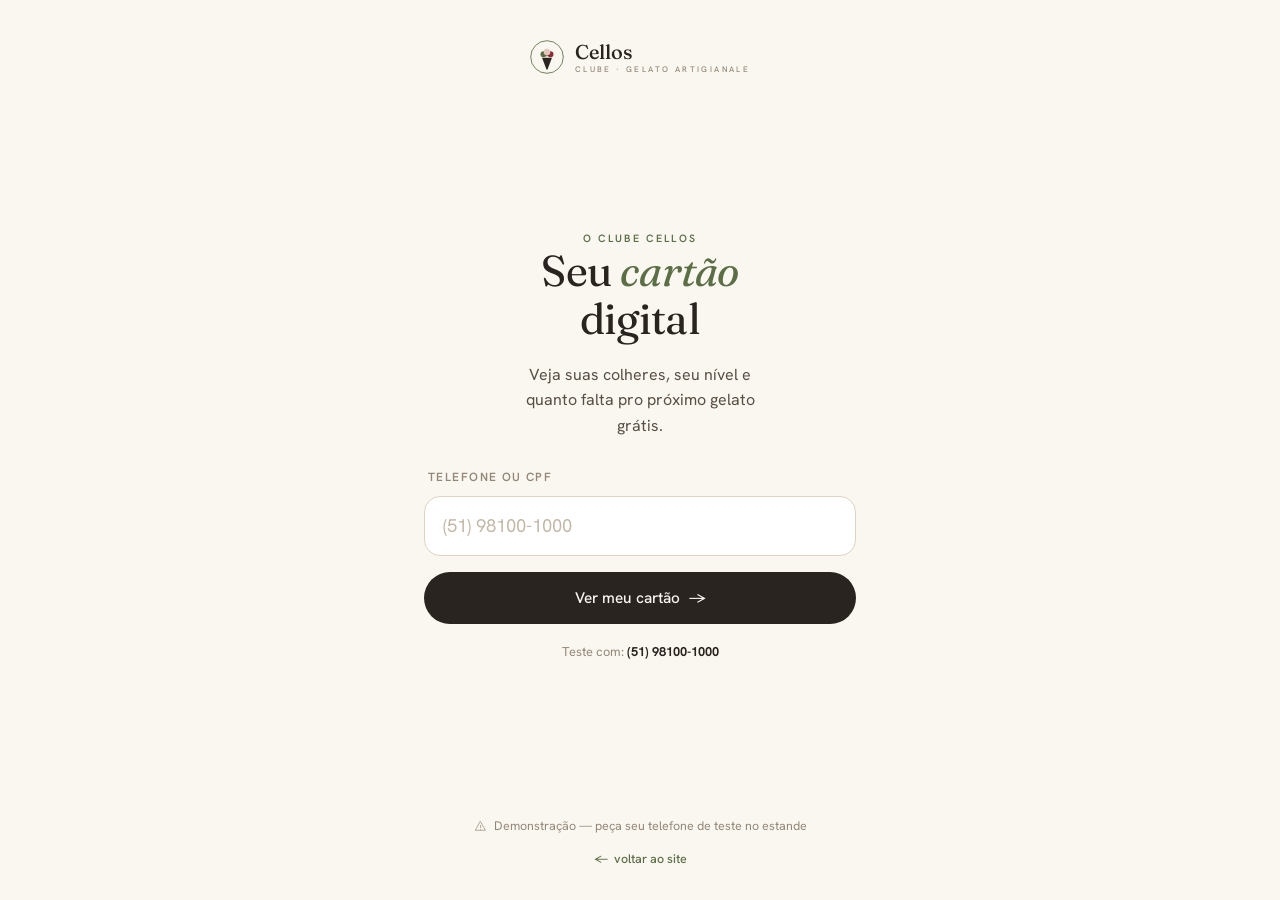
<file: cartao.html>
<!DOCTYPE html>
<html lang="pt-BR">
<head>
<meta charset="UTF-8">
<meta name="viewport" content="width=device-width, initial-scale=1.0, viewport-fit=cover">
<title>Meu Cartão — Clube Cellos</title>
<meta name="description" content="Seu cartão digital do Clube Cellos — colheres, nível, selos e recompensas.">
<meta name="theme-color" content="#faf7f0">
<link rel="preconnect" href="https://fonts.googleapis.com">
<link rel="preconnect" href="https://fonts.gstatic.com" crossorigin>
<link href="https://fonts.googleapis.com/css2?family=Fraunces:ital,opsz,wght@0,9..144,400;0,9..144,500;0,9..144,600;1,9..144,400&family=Hanken+Grotesk:wght@300;400;500;600&display=swap" rel="stylesheet">
<style>
  :root{
    --bg:#faf7f0;
    --bg-2:#f2ece0;
    --paper:#ffffff;
    --ink:#2a2420;
    --ink-soft:#574e44;
    --muted:#938778;
    --line:#e9e1d3;
    --line-2:#ded3c0;
    --accent:#5b6e46;       /* pistache */
    --amarena:#8c2d38;      /* cereja, com parcimônia */
    --serif:'Fraunces',Georgia,serif;
    --sans:'Hanken Grotesk',system-ui,sans-serif;
  }
  *{box-sizing:border-box;margin:0;padding:0}
  html{scroll-behavior:smooth;-webkit-text-size-adjust:100%}
  body{font-family:var(--sans);color:var(--ink);background:var(--bg);line-height:1.6;-webkit-font-smoothing:antialiased;min-height:100vh;min-height:100dvh;display:flex;flex-direction:column}
  h1,h2,h3,.serif{font-family:var(--serif);font-weight:400;letter-spacing:-.01em;line-height:1.12}
  a{color:inherit;text-decoration:none}
  svg{display:block}

  .shell{width:100%;max-width:480px;margin:0 auto;padding:26px 22px 18px;flex:1 0 auto;display:flex;flex-direction:column}

  /* topo / marca */
  .topbar{display:flex;align-items:center;justify-content:center;gap:11px;margin-bottom:8px}
  .topbar .mk{width:34px;height:34px;flex:none}
  .topbar .wm{font-family:var(--serif);font-weight:500;font-size:1.25rem;color:var(--ink);line-height:1}
  .topbar .wm small{display:block;font-family:var(--sans);font-weight:500;font-size:.5rem;letter-spacing:.3em;color:var(--muted);text-transform:uppercase;margin-top:3px}

  .eyebrow{font-size:.66rem;letter-spacing:.22em;text-transform:uppercase;color:var(--accent);font-weight:600;text-align:center}

  /* botões */
  .btn{display:inline-flex;align-items:center;justify-content:center;gap:9px;padding:15px 26px;border-radius:40px;font-weight:500;font-size:.96rem;cursor:pointer;border:1px solid transparent;transition:all .3s ease;font-family:inherit;width:100%}
  .btn-solid{background:var(--ink);color:var(--bg)}
  .btn-solid:hover{background:var(--accent)}
  .btn-line{background:transparent;color:var(--ink);border-color:var(--line-2)}
  .btn-line:hover{border-color:var(--ink)}
  .btn-sm{width:auto;padding:11px 20px;font-size:.86rem}
  .btn .arr{transition:transform .3s}
  .btn:hover .arr{transform:translateX(4px)}

  /* ---- tela de entrada ---- */
  .entry{flex:1;display:flex;flex-direction:column;justify-content:center;gap:0;padding:18px 2px 0}
  .entry .hi{margin:18px 0 4px;text-align:center}
  .entry .hi h1{font-size:clamp(2rem,9vw,2.7rem);color:var(--ink)}
  .entry .hi h1 em{font-style:italic;color:var(--accent)}
  .entry .lede{text-align:center;color:var(--ink-soft);font-size:1rem;margin:14px auto 30px;max-width:30ch}
  .field{display:flex;flex-direction:column;gap:9px}
  .field label{font-size:.74rem;letter-spacing:.12em;text-transform:uppercase;color:var(--muted);font-weight:600;padding-left:4px}
  .field input{width:100%;padding:17px 18px;border:1px solid var(--line-2);border-radius:16px;background:var(--paper);font-family:inherit;font-size:1.15rem;color:var(--ink);transition:border-color .2s,box-shadow .2s}
  .field input::placeholder{color:#c3b8a6}
  .field input:focus{outline:none;border-color:var(--accent);box-shadow:0 0 0 4px rgba(91,110,70,.12)}
  .entry .btn{margin-top:16px}
  .entry .hint{text-align:center;color:var(--muted);font-size:.8rem;margin-top:18px;line-height:1.6}

  .err-msg{background:#fbeeef;border:1px solid #ecccd0;color:var(--amarena);border-radius:14px;padding:13px 16px;font-size:.9rem;text-align:center;margin-top:4px;display:none}
  .err-msg.show{display:block}

  /* ---- cartão ---- */
  .card-screen{display:none;animation:fade .5s ease}
  .card-screen.show{display:block}
  @keyframes fade{from{opacity:0;transform:translateY(10px)}to{opacity:1;transform:none}}

  .card{position:relative;background:var(--ink);color:var(--bg);border-radius:26px;padding:26px 24px 24px;overflow:hidden;box-shadow:0 40px 70px -45px rgba(42,36,32,.65)}
  .card::before{content:"";position:absolute;right:-70px;top:-70px;width:200px;height:200px;border-radius:50%;background:radial-gradient(circle,rgba(255,255,255,.07),transparent 70%)}
  .card-top{display:flex;align-items:flex-start;justify-content:space-between;position:relative;z-index:1}
  .card-top .lbl{font-size:.62rem;letter-spacing:.26em;text-transform:uppercase;color:rgba(250,247,240,.55);font-weight:600}
  .card-top .nome{font-family:var(--serif);font-size:1.65rem;font-weight:500;margin-top:5px;line-height:1.1}
  .nivel-pill{display:inline-flex;align-items:center;gap:7px;padding:7px 14px;border-radius:30px;font-size:.78rem;font-weight:600;background:rgba(250,247,240,.1);white-space:nowrap}
  .nivel-pill .dot{width:9px;height:9px;border-radius:50%;flex:none}

  .saldo{position:relative;z-index:1;margin:24px 0 6px;text-align:center}
  .saldo .num{font-family:var(--serif);font-size:4.4rem;font-weight:500;line-height:.95;color:var(--bg)}
  .saldo .unit{font-size:.78rem;letter-spacing:.24em;text-transform:uppercase;color:rgba(250,247,240,.6);font-weight:600;margin-top:6px}

  .card-prog{position:relative;z-index:1;margin-top:20px}
  .card-prog .row{display:flex;justify-content:space-between;font-size:.8rem;color:rgba(250,247,240,.78);margin-bottom:7px}
  .card-prog .row b{color:var(--bg);font-weight:600}
  .bar{height:9px;border-radius:30px;background:rgba(250,247,240,.16);overflow:hidden}
  .bar span{display:block;height:100%;border-radius:30px;background:linear-gradient(90deg,#8aa26b,#5b6e46);transition:width 1s cubic-bezier(.2,.7,.2,1)}
  .card-max{position:relative;z-index:1;margin-top:18px;font-size:.85rem;color:rgba(250,247,240,.8);text-align:center}

  .card-foot{position:relative;z-index:1;display:flex;align-items:center;justify-content:space-between;margin-top:22px;padding-top:18px;border-top:1px solid rgba(250,247,240,.14)}
  .card-foot .cod{font-size:.62rem;letter-spacing:.2em;text-transform:uppercase;color:rgba(250,247,240,.5);font-weight:600}
  .card-foot .cod b{display:block;font-family:var(--serif);font-size:1.1rem;letter-spacing:.04em;color:var(--bg);margin-top:3px;text-transform:none}
  .qr{width:62px;height:62px;background:var(--bg);border-radius:12px;padding:8px;color:var(--ink);flex:none}

  /* blocos brancos */
  .panel{background:var(--paper);border:1px solid var(--line);border-radius:20px;padding:20px 20px;margin-top:16px}
  .panel-head{display:flex;align-items:center;gap:9px;margin-bottom:16px}
  .panel-head .ic{color:var(--accent);flex:none}
  .panel-head h3{font-size:1.22rem;color:var(--ink);font-weight:500}
  .panel-head .meta{margin-left:auto;font-size:.82rem;color:var(--muted)}

  /* cartão de selos */
  .selos{display:grid;grid-template-columns:repeat(5,1fr);gap:11px}
  .selo{aspect-ratio:1;border-radius:50%;border:1.6px dashed var(--line-2);display:grid;place-items:center;color:#cdbfa9;background:var(--bg)}
  .selo.on{border-style:solid;border-color:var(--accent);background:var(--accent);color:#fff;box-shadow:0 6px 14px -7px rgba(91,110,70,.7)}
  .selo svg{width:54%;height:54%}
  .selos-foot{margin-top:15px;font-size:.92rem;color:var(--ink-soft);text-align:center}
  .selos-foot b{color:var(--accent)}
  .selos-foot.done{color:var(--accent);font-weight:500}

  /* destaque brinde */
  .brinde{background:linear-gradient(135deg,#5b6e46,#728a55);color:#fff;border:none;border-radius:20px;padding:20px 22px;margin-top:16px;display:flex;align-items:center;gap:15px;box-shadow:0 22px 40px -28px rgba(91,110,70,.9)}
  .brinde .gic{width:42px;height:42px;border-radius:13px;background:rgba(255,255,255,.18);display:grid;place-items:center;flex:none;color:#fff}
  .brinde h4{font-family:var(--serif);font-size:1.22rem;font-weight:500;line-height:1.15}
  .brinde p{font-size:.86rem;color:rgba(255,255,255,.85);margin-top:3px}

  /* prêmios */
  .premio{display:flex;align-items:center;gap:14px;padding:15px 0;border-bottom:1px solid var(--line)}
  .premio:last-child{border-bottom:none;padding-bottom:0}
  .premio:first-child{padding-top:0}
  .premio .pic{width:40px;height:40px;border-radius:12px;background:var(--bg-2);display:grid;place-items:center;color:var(--accent);flex:none}
  .premio.locked .pic{color:#c3b8a6;background:var(--bg)}
  .premio .body{flex:1;min-width:0}
  .premio .body .nm{font-family:var(--serif);font-size:1.08rem;color:var(--ink);font-weight:500;line-height:1.2}
  .premio.locked .body .nm{color:var(--muted)}
  .premio .body .cost{font-size:.82rem;color:var(--muted);margin-top:1px}
  .premio .stat{font-size:.7rem;font-weight:600;letter-spacing:.06em;text-transform:uppercase;padding:6px 11px;border-radius:30px;white-space:nowrap;flex:none}
  .premio .stat.ok{background:#eaf0e2;color:var(--accent)}
  .premio .stat.no{background:var(--bg-2);color:var(--muted)}

  /* não encontrado */
  .notfound{display:none;text-align:center;padding:30px 4px;animation:fade .5s ease}
  .notfound.show{display:block}
  .notfound .face{width:64px;height:64px;border-radius:18px;background:var(--bg-2);display:grid;place-items:center;color:var(--muted);margin:0 auto 22px}
  .notfound h2{font-size:1.7rem;color:var(--ink);margin-bottom:12px}
  .notfound p{color:var(--ink-soft);font-size:1rem;max-width:32ch;margin:0 auto 26px;line-height:1.65}

  .back-row{margin-top:18px}

  /* aviso fatal (sem core) */
  .fatal{display:none;text-align:center;padding:40px 10px;color:var(--ink-soft)}
  .fatal.show{display:block}
  .fatal h2{font-size:1.4rem;color:var(--ink);margin-bottom:10px}

  /* rodapé */
  footer{flex-shrink:0;text-align:center;padding:24px 22px 30px;color:var(--muted);font-size:.78rem;line-height:1.6}
  footer .note{display:inline-flex;align-items:center;gap:7px;color:var(--muted)}
  footer .note svg{width:13px;height:13px;flex:none;opacity:.7}
  footer .sep{margin:10px 0 0}
  footer a.home{color:var(--accent);font-weight:500;display:inline-flex;align-items:center;gap:6px}
  footer a.home:hover{color:var(--ink)}

  @media(min-width:480px){
    .shell{padding-top:40px}
  }
</style>
</head>
<body>

<div class="shell">
  <div class="topbar">
    <svg class="mk" viewBox="0 0 48 48" fill="none" xmlns="http://www.w3.org/2000/svg" aria-hidden="true">
      <circle cx="24" cy="24" r="23" stroke="#5b6e46" stroke-width="1.2"/>
      <path d="M16 23a8 8 0 0 1 16 0z" fill="#a6824a"/>
      <circle cx="19" cy="20" r="4.2" fill="#5b6e46"/><circle cx="29" cy="20" r="4.2" fill="#8c2d38"/>
      <circle cx="24" cy="17" r="4.6" fill="#e3c7bd"/>
      <path d="M17 25h14l-6 16a1 1 0 0 1-2 0z" fill="#2a2420"/>
    </svg>
    <span class="wm">Cellos<small>Clube · Gelato Artigianale</small></span>
  </div>

  <!-- TELA INICIAL -->
  <section class="entry" id="entry">
    <div class="hi">
      <div class="eyebrow">O Clube Cellos</div>
      <h1>Seu <em>cartão</em><br>digital</h1>
    </div>
    <p class="lede">Veja suas colheres, seu nível e quanto falta pro próximo gelato grátis.</p>

    <form id="form" autocomplete="off">
      <div class="field">
        <label for="busca">Telefone ou CPF</label>
        <input id="busca" type="text" inputmode="text" placeholder="(51) 90000-0000" aria-label="Telefone ou CPF">
      </div>
      <div class="err-msg" id="err"></div>
      <button type="submit" class="btn btn-solid">Ver meu cartão <span class="arr">&#8594;</span></button>
    </form>

    <p class="hint" id="hint"></p>
  </section>

  <!-- CARTÃO ENCONTRADO -->
  <section class="card-screen" id="cardScreen"></section>

  <!-- NÃO ENCONTRADO -->
  <section class="notfound" id="notfound">
    <div class="face">
      <svg width="30" height="30" viewBox="0 0 24 24" fill="none" stroke="currentColor" stroke-width="1.6" stroke-linecap="round" stroke-linejoin="round"><circle cx="11" cy="11" r="7"/><path d="M21 21l-4.3-4.3"/></svg>
    </div>
    <h2>Não encontramos<br>seu cadastro</h2>
    <p>Confira o telefone ou CPF — ou peça para se cadastrar no caixa na sua próxima visita. É rápido e gratuito.</p>
    <button class="btn btn-line" onclick="voltar()">Tentar de novo</button>
  </section>

  <!-- SEM NÚCLEO -->
  <section class="fatal" id="fatal">
    <h2>Cartão indisponível</h2>
    <p>Não foi possível carregar os dados do Clube. Recarregue a página ou tente novamente pelo estande.</p>
  </section>
</div>

<footer>
  <span class="note">
    <svg viewBox="0 0 24 24" fill="none" stroke="currentColor" stroke-width="1.8" stroke-linecap="round" stroke-linejoin="round"><path d="M12 3l9 16H3z"/><path d="M12 10v4M12 17.5v.5"/></svg>
    Demonstração — peça seu telefone de teste no estande
  </span>
  <div class="sep"><a class="home" href="index.html"><span aria-hidden="true">&#8592;</span> voltar ao site</a></div>
</footer>

<script src="admin/core.js"></script>
<script>
(function(){
  "use strict";

  // ---------- elementos ----------
  var $ = function(id){ return document.getElementById(id); };
  var entry = $("entry"), cardScreen = $("cardScreen"), notfound = $("notfound"), fatal = $("fatal");
  var form = $("form"), input = $("busca"), err = $("err"), hint = $("hint");

  // ---------- ícones (svg de traço, sem emoji) ----------
  function svg(path, size){
    size = size || 22;
    return '<svg width="'+size+'" height="'+size+'" viewBox="0 0 24 24" fill="none" stroke="currentColor" stroke-width="1.7" stroke-linecap="round" stroke-linejoin="round" aria-hidden="true">'+path+'</svg>';
  }
  var IC = {
    spoon: '<path d="M12 13v8"/><ellipse cx="12" cy="7" rx="3.4" ry="5"/>',
    gift:  '<rect x="3" y="8" width="18" height="13" rx="1"/><path d="M3 12h18M12 8v13M12 8S10 3 7.5 3 5 7 12 8zM12 8s2-5 4.5-5S19 7 12 8z"/>',
    star:  '<path d="M12 3l2.4 6.9H22l-6 4.4 2.3 7-6.3-4.5L5.7 21l2.3-7-6-4.4h7.6z"/>',
    qr:    '<rect x="3" y="3" width="7" height="7"/><rect x="14" y="3" width="7" height="7"/><rect x="3" y="14" width="7" height="7"/><path d="M14 14h3v3M21 14v7h-7M17 21h.01"/>',
    check: '<path d="M20 6L9 17l-5-5"/>',
    tag:   '<path d="M20 12l-8 8-9-9V3h8z"/><circle cx="7.5" cy="7.5" r="1.3"/>',
    cup:   '<path d="M6 8h12l-1 11a2 2 0 0 1-2 2H9a2 2 0 0 1-2-2z"/><path d="M5 8h14M9 8V5a3 3 0 0 1 6 0v3"/>'
  };

  function esc(s){ return String(s == null ? "" : s).replace(/[&<>"]/g, function(c){ return {"&":"&amp;","<":"&lt;",">":"&gt;","\"":"&quot;"}[c]; }); }

  // ---------- núcleo ----------
  var C = window.Cellos;
  if (!C){ show("fatal"); return; }
  try { C.load(); } catch(e){ show("fatal"); return; }

  // dica/placeholder com um telefone real da base (cada navegador tem seus dados)
  try {
    var amostra = C.table("clientes")[0];
    if (amostra && amostra.telefone){
      input.placeholder = amostra.telefone;
      hint.innerHTML = "Teste com: <b style=\"color:var(--ink)\">" + esc(amostra.telefone) + "</b>";
    }
  } catch(e){}

  // ---------- navegação de telas ----------
  function show(which){
    entry.style.display = "none";
    cardScreen.classList.remove("show");
    notfound.classList.remove("show");
    fatal.classList.remove("show");
    if (which === "entry"){ entry.style.display = "flex"; }
    else if (which === "card"){ cardScreen.classList.add("show"); }
    else if (which === "notfound"){ notfound.classList.add("show"); }
    else if (which === "fatal"){ fatal.classList.add("show"); }
    window.scrollTo(0, 0);
  }

  window.voltar = function(){
    err.classList.remove("show");
    input.value = "";
    show("entry");
    try { input.focus(); } catch(e){}
  };

  // ---------- cor do nível ----------
  function corNivel(nome){
    var ns = C.niveisFidelidade() || [];
    for (var i=0;i<ns.length;i++){ if (ns[i].nome === nome) return ns[i].cor || "#5b6e46"; }
    return "#5b6e46";
  }

  // ---------- monta o cartão ----------
  function renderCartao(cli){
    var fmt = C.fmt;
    var fid = (C.get().config && C.get().config.fidelidade) || {};
    var meta = fid.selosMeta || 10;
    var brindeNome = fid.brindeNome || "um gelato grátis";

    var nivel = cli.nivel || C.nivelCliente(cli.pontos || 0);
    var cor = corNivel(nivel);
    var prog = C.progressoNivel(cli);
    var pontos = cli.pontos || 0;
    var selos = Math.max(0, cli.selos || 0);
    var faltamSelos = Math.max(0, meta - selos);
    var brindes = cli.brindesDisponiveis || 0;
    var primeiroNome = (cli.nome || "").split(" ")[0] || cli.nome || "Cliente";

    var html = "";

    // ----- cartão escuro -----
    html += '<div class="card">';
    html +=   '<div class="card-top">';
    html +=     '<div><div class="lbl">Clube Cellos</div><div class="nome">' + esc(cli.nome) + '</div></div>';
    html +=     '<span class="nivel-pill"><span class="dot" style="background:'+cor+'"></span>' + esc(nivel) + '</span>';
    html +=   '</div>';
    html +=   '<div class="saldo"><div class="num">' + fmt.int(pontos) + '</div><div class="unit">colheres acumuladas</div></div>';

    if (prog.proximo){
      html += '<div class="card-prog">';
      html +=   '<div class="row"><span>Faltam <b>' + fmt.int(prog.faltam) + '</b> colheres pro <b>' + esc(prog.proximo) + '</b></span><span>' + prog.pct + '%</span></div>';
      html +=   '<div class="bar"><span style="width:0%" data-w="' + prog.pct + '"></span></div>';
      html += '</div>';
    } else {
      html += '<div class="card-max">Você chegou ao nível mais alto: ' + esc(prog.nivel) + '. Aproveite todas as vantagens.</div>';
    }

    html +=   '<div class="card-foot">';
    html +=     '<div class="cod">Código do membro<b>' + esc(cli.codigo || "—") + '</b></div>';
    html +=     '<div class="qr">' + svg(IC.qr, 46) + '</div>';
    html +=   '</div>';
    html += '</div>';

    // ----- brinde disponível (destaque) -----
    if (brindes > 0){
      html += '<div class="brinde">';
      html +=   '<div class="gic">' + svg(IC.gift, 24) + '</div>';
      html +=   '<div><h4>' + (brindes > 1 ? brindes + ' brindes esperando por você' : 'Você tem um brinde!') + '</h4>';
      html +=   '<p>Mostre este cartão no caixa e resgate: ' + esc(brindeNome) + '.</p></div>';
      html += '</div>';
    }

    // ----- cartão de selos -----
    html += '<div class="panel">';
    html +=   '<div class="panel-head"><span class="ic">' + svg(IC.spoon, 21) + '</span><h3>Cartão de selos</h3><span class="meta">' + selos + '/' + meta + '</span></div>';
    html +=   '<div class="selos">';
    for (var s=0; s<meta; s++){
      var on = s < selos;
      html += '<div class="selo' + (on ? ' on' : '') + '">' + svg(on ? IC.check : IC.spoon, 18) + '</div>';
    }
    html +=   '</div>';
    if (faltamSelos === 0){
      html += '<div class="selos-foot done">Cartão completo! Seu ' + esc(brindeNome).toLowerCase() + ' está liberado.</div>';
    } else {
      html += '<div class="selos-foot">Faltam <b>' + faltamSelos + '</b> ' + (faltamSelos === 1 ? 'selo' : 'selos') + ' pro próximo gelato grátis.</div>';
    }
    html += '</div>';

    // ----- catálogo de prêmios -----
    var premios = (C.table("premios") || []).filter(function(p){ return p.ativo !== false; })
      .sort(function(a,b){ return (a.custoPontos||0) - (b.custoPontos||0); });
    if (premios.length){
      var disp = premios.filter(function(p){ return pontos >= (p.custoPontos||0); }).length;
      html += '<div class="panel">';
      html +=   '<div class="panel-head"><span class="ic">' + svg(IC.star, 21) + '</span><h3>Recompensas</h3>'
            +   '<span class="meta">' + disp + ' liberada' + (disp===1?'':'s') + '</span></div>';
      premios.forEach(function(p){
        var pode = pontos >= (p.custoPontos || 0);
        var picIcon = p.tipo === "desconto" ? IC.tag : (p.tipo === "cobertura" ? IC.cup : IC.gift);
        html += '<div class="premio' + (pode ? '' : ' locked') + '">';
        html +=   '<div class="pic">' + svg(picIcon, 20) + '</div>';
        html +=   '<div class="body"><div class="nm">' + esc(p.nome) + '</div>'
              +   '<div class="cost">' + fmt.int(p.custoPontos || 0) + ' colheres</div></div>';
        html +=   pode
              ?   '<span class="stat ok">Pode resgatar</span>'
              :   '<span class="stat no">Faltam ' + fmt.int((p.custoPontos||0) - pontos) + '</span>';
        html += '</div>';
      });
      html += '</div>';
    }

    // ----- ações -----
    html += '<div class="back-row"><button class="btn btn-line" onclick="voltar()">Ver outro cartão</button></div>';

    cardScreen.innerHTML = html;
    show("card");

    // anima a barra de progresso após render
    var barSpan = cardScreen.querySelector(".bar span[data-w]");
    if (barSpan){
      requestAnimationFrame(function(){
        setTimeout(function(){ barSpan.style.width = barSpan.getAttribute("data-w") + "%"; }, 60);
      });
    }
  }

  // ---------- submit ----------
  form.addEventListener("submit", function(ev){
    ev.preventDefault();
    var termo = (input.value || "").trim();
    if (!termo){
      err.textContent = "Digite seu telefone ou CPF.";
      err.classList.add("show");
      return;
    }
    err.classList.remove("show");
    var cli = null;
    try { cli = C.buscarCliente(termo); } catch(e){ cli = null; }
    if (cli){ renderCartao(cli); }
    else { show("notfound"); }
  });

  // estado inicial
  show("entry");
})();
</script>
</body>
</html>
</file>
<file: admin/styles.css>
/* ============================================================
   Cellos Gelato — Painel de Gestão · Design System
   ============================================================ */
:root{
  --bg:#efe7d6;              /* panna */
  --surface:#fdfaf2;         /* crema / cartão */
  --surface-2:#f4ecdc;
  --line:#e2d8c5;
  --line-strong:#d0c3a9;
  --ink:#241c16;
  --ink-2:#5c5042;
  --muted:#867a66;
  --accent:#5b6e46;          /* pistacchio maduro */
  --accent-soft:#d8e0cb;
  --accent-2:#a6824a;        /* ottone / latão */
  --espresso:#1a1512;        /* nero — sidebar */
  --danger:#8c2d38;          /* amarena */
  --danger-soft:#f1dcde;
  --warn:#a6824a;
  --warn-soft:#f0e4cd;
  --ok:#5b6e46;
  --ok-soft:#dbe4cd;
  --info:#3a5a78;
  --info-soft:#d9e4ee;
  --mono:'Spline Sans Mono',ui-monospace,monospace;
  --radius:14px;
  --radius-sm:9px;
  --shadow-sm:0 1px 2px rgba(44,33,24,.06), 0 1px 3px rgba(44,33,24,.05);
  --shadow:0 6px 24px -12px rgba(44,33,24,.28);
  --shadow-lg:0 24px 60px -24px rgba(44,33,24,.38);
  --sidebar-w:248px;
  --font:'Hanken Grotesk',-apple-system,BlinkMacSystemFont,'Segoe UI',Roboto,sans-serif;
  --serif:'Fraunces',Georgia,serif;
}
*{box-sizing:border-box;margin:0;padding:0}
html,body{height:100%}
body{
  font-family:var(--font);
  background:var(--bg);
  color:var(--ink);
  font-size:14.5px;
  line-height:1.5;
  -webkit-font-smoothing:antialiased;
}
/* ===== polish editorial (re-tema Cellos) ===== */
.b-name{font-family:var(--serif);font-weight:600}
.page-title{font-weight:600;letter-spacing:-.01em}
.kpi-value{font-variant-numeric:tabular-nums;font-weight:600}
.data-table td.ta-right,.data-table td.ta-center{font-variant-numeric:tabular-nums}
.kpi-label{font-family:var(--mono);font-size:.66rem;letter-spacing:.1em}
.badge{font-family:var(--mono);letter-spacing:.05em;font-weight:500}
.eyebrow,.label{font-family:var(--mono)}
a{color:inherit;text-decoration:none}
button{font-family:inherit}
::-webkit-scrollbar{width:10px;height:10px}
::-webkit-scrollbar-thumb{background:var(--line-strong);border-radius:10px;border:2px solid var(--bg)}

/* ---------- Layout ---------- */
.app{display:flex;min-height:100vh}
.sidebar{
  width:var(--sidebar-w);flex:none;background:var(--espresso);color:#e9e2d6;
  display:flex;flex-direction:column;position:fixed;top:0;bottom:0;left:0;z-index:40;
  transition:transform .3s ease;
}
.brand{
  display:flex;align-items:center;gap:11px;padding:20px 20px 18px;border-bottom:1px solid rgba(255,255,255,.08);
}
.brand .logo-mark{width:38px;height:38px;flex:none}
.brand .b-name{font-family:var(--serif);font-weight:600;font-size:1.2rem;line-height:1;color:#fff}
.brand .b-sub{font-size:.6rem;letter-spacing:.26em;text-transform:uppercase;color:#b9a98f;margin-top:3px}
.nav-list{display:flex;flex-direction:column;gap:2px;padding:14px 12px;overflow-y:auto;flex:1}
.nav-item{
  display:flex;align-items:center;gap:12px;padding:10px 13px;border-radius:10px;
  color:#cdc4b4;font-weight:500;font-size:.92rem;cursor:pointer;transition:background .18s,color .18s;
}
.nav-item .nav-ic{display:flex;opacity:.85}
.nav-item:hover{background:rgba(255,255,255,.06);color:#fff}
.nav-item.active{background:var(--accent);color:#fff}
.nav-badge{margin-left:auto;background:var(--danger);color:#fff;font-size:.64rem;font-weight:700;min-width:18px;height:18px;padding:0 5px;border-radius:9px;display:none;align-items:center;justify-content:center;line-height:1}
.alert-banner{display:flex;align-items:center;gap:14px;background:var(--warn-soft);border:1px solid var(--warn);border-radius:12px;padding:14px 18px;margin-bottom:18px}
.alert-banner .ab-ic{color:var(--warn);flex:none}
.alert-banner .ab-txt{flex:1;font-size:.92rem;color:var(--ink)}
.alert-banner .ab-txt b{color:var(--warn)}
.nav-item.active .nav-ic{opacity:1}
.sidebar-foot{padding:14px;border-top:1px solid rgba(255,255,255,.08);display:flex;flex-direction:column;gap:8px}
.sidebar-foot .sf-link{display:flex;align-items:center;gap:9px;font-size:.82rem;color:#b9a98f;padding:7px 10px;border-radius:8px;cursor:pointer}
.sidebar-foot .sf-link:hover{background:rgba(255,255,255,.06);color:#fff}

.main{flex:1;margin-left:var(--sidebar-w);display:flex;flex-direction:column;min-width:0}
.topbar{
  height:60px;background:var(--surface);border-bottom:1px solid var(--line);
  display:flex;align-items:center;justify-content:space-between;padding:0 26px;position:sticky;top:0;z-index:30;
}
.topbar-left{display:flex;align-items:center;gap:14px}
.topbar h2{font-size:1.05rem;font-weight:600}
.burger-btn{display:none;background:none;border:none;cursor:pointer;color:var(--ink);padding:4px}
.topbar-right{display:flex;align-items:center;gap:14px}
.user-chip{display:flex;align-items:center;gap:9px;font-size:.85rem;color:var(--ink-2)}
.user-chip .avatar{width:32px;height:32px;border-radius:50%;background:var(--accent);color:#fff;display:grid;place-items:center;font-weight:600;font-size:.8rem}
.content{padding:26px;max-width:1240px;width:100%;margin:0 auto;flex:1}

/* ---------- Cabeçalho de página ---------- */
.page-head{display:flex;align-items:flex-end;justify-content:space-between;gap:16px;margin-bottom:22px;flex-wrap:wrap}
.page-title{font-size:1.5rem;font-weight:650;font-family:var(--serif);letter-spacing:-.01em}
.page-sub{color:var(--muted);font-size:.9rem;margin-top:3px}
.page-actions{display:flex;gap:10px;flex-wrap:wrap}

/* ---------- Botões ---------- */
.btn{
  display:inline-flex;align-items:center;gap:7px;padding:9px 16px;border-radius:9px;font-size:.88rem;font-weight:550;
  cursor:pointer;border:1px solid transparent;transition:filter .15s,background .15s,box-shadow .15s,transform .1s;white-space:nowrap;
}
.btn:active{transform:translateY(1px)}
.btn svg{flex:none}
.btn-primary{background:var(--accent);color:#fff}
.btn-primary:hover{filter:brightness(1.07)}
.btn-secondary{background:var(--espresso);color:#fff}
.btn-secondary:hover{filter:brightness(1.15)}
.btn-ghost{background:transparent;color:var(--ink-2);border-color:var(--line-strong)}
.btn-ghost:hover{background:var(--surface-2);border-color:var(--muted)}
.btn-danger{background:var(--danger);color:#fff}
.btn-danger:hover{filter:brightness(1.07)}
.btn-soft{background:var(--accent-soft);color:var(--accent)}
.btn-soft:hover{filter:brightness(.97)}
.btn-sm{padding:6px 11px;font-size:.8rem}
.icon-btn{
  width:32px;height:32px;border-radius:8px;border:1px solid var(--line);background:var(--surface);
  display:grid;place-items:center;cursor:pointer;color:var(--ink-2);transition:.15s;
}
.icon-btn:hover{background:var(--surface-2);color:var(--ink);border-color:var(--line-strong)}

/* ---------- Cards ---------- */
.card{background:var(--surface);border:1px solid var(--line);border-radius:var(--radius);box-shadow:var(--shadow-sm)}
.card-head{display:flex;align-items:center;justify-content:space-between;gap:12px;padding:16px 18px;border-bottom:1px solid var(--line)}
.card-title{font-size:.98rem;font-weight:600}
.card-body{padding:18px}
.card-body.flush{padding:0}

.grid{display:grid;gap:16px}
.grid-2{grid-template-columns:repeat(2,1fr)}
.grid-3{grid-template-columns:repeat(3,1fr)}
.grid-4{grid-template-columns:repeat(4,1fr)}
.col-span-2{grid-column:span 2}

/* ---------- KPIs ---------- */
.kpi{background:var(--surface);border:1px solid var(--line);border-radius:var(--radius);padding:16px 17px;box-shadow:var(--shadow-sm);position:relative;overflow:hidden}
.kpi-top{display:flex;align-items:center;justify-content:space-between;gap:8px}
.kpi-label{font-size:.78rem;color:var(--muted);font-weight:500;text-transform:uppercase;letter-spacing:.04em}
.kpi-ic{color:var(--accent);display:flex}
.kpi-value{font-size:1.7rem;font-weight:680;font-family:var(--serif);margin-top:8px;letter-spacing:-.01em}
.kpi-delta{font-size:.78rem;font-weight:600;margin-top:4px;display:inline-flex;align-items:center;gap:3px}
.kpi-delta.up{color:var(--ok)}
.kpi-delta.down{color:var(--danger)}
.kpi-foot{font-size:.76rem;color:var(--muted);margin-top:4px}
.kpi-accent::before,.kpi-success::before,.kpi-warn::before,.kpi-danger::before,.kpi-info::before{
  content:"";position:absolute;left:0;top:0;bottom:0;width:4px;
}
.kpi-accent::before{background:var(--accent)}
.kpi-success::before{background:var(--ok)}
.kpi-warn::before{background:var(--warn)}
.kpi-danger::before{background:var(--danger)}
.kpi-info::before{background:var(--info)}

/* ---------- Badges ---------- */
.badge{display:inline-flex;align-items:center;gap:5px;padding:3px 9px;border-radius:20px;font-size:.74rem;font-weight:600;line-height:1.4;white-space:nowrap}
.badge-neutral{background:var(--surface-2);color:var(--ink-2);border:1px solid var(--line)}
.badge-ok{background:var(--ok-soft);color:var(--ok)}
.badge-warn{background:var(--warn-soft);color:var(--warn)}
.badge-danger{background:var(--danger-soft);color:var(--danger)}
.badge-info{background:var(--info-soft);color:var(--info)}
.badge-accent{background:var(--accent-soft);color:var(--accent)}

/* ---------- Tabelas ---------- */
.table-wrap{overflow-x:auto}
.data-table{width:100%;border-collapse:collapse;font-size:.875rem}
.data-table th{
  text-align:left;font-weight:600;font-size:.74rem;text-transform:uppercase;letter-spacing:.04em;color:var(--muted);
  padding:11px 14px;border-bottom:1px solid var(--line);background:var(--surface-2);position:sticky;top:0;
}
.data-table td{padding:11px 14px;border-bottom:1px solid var(--line);vertical-align:middle}
.data-table.dense td,.data-table.dense th{padding:8px 12px}
.data-table tbody tr:last-child td{border-bottom:none}
.data-table tbody tr:hover{background:var(--surface-2)}
.ta-right{text-align:right}
.ta-center{text-align:center}
.td-empty,.td-actions{color:var(--muted)}
.td-actions{display:flex;gap:6px;justify-content:flex-end}
.td-empty{text-align:center;padding:26px!important;font-style:italic}
.cell-strong{font-weight:600;color:var(--ink)}
.cell-muted{color:var(--muted);font-size:.82rem}

/* ---------- Formulários ---------- */
.form-grid{display:grid;grid-template-columns:1fr 1fr;gap:14px}
.form-field{display:flex;flex-direction:column;gap:6px}
.form-field.full{grid-column:1 / -1}
.form-field label{font-size:.8rem;font-weight:600;color:var(--ink-2)}
.form-field input,.form-field select,.form-field textarea{
  width:100%;padding:9px 11px;border:1px solid var(--line-strong);border-radius:9px;font-family:inherit;font-size:.9rem;
  background:var(--surface);color:var(--ink);transition:border-color .15s,box-shadow .15s;
}
.form-field input:focus,.form-field select:focus,.form-field textarea:focus{
  outline:none;border-color:var(--accent);box-shadow:0 0 0 3px var(--accent-soft);
}
.form-field textarea{resize:vertical}
.form-check{flex-direction:row;align-items:center;gap:9px}
.form-check input{width:auto}
.field-help{font-size:.74rem;color:var(--muted)}
.input-prefix{display:flex;align-items:stretch;border:1px solid var(--line-strong);border-radius:9px;overflow:hidden}
.input-prefix:focus-within{border-color:var(--accent);box-shadow:0 0 0 3px var(--accent-soft)}
.input-prefix span{display:flex;align-items:center;padding:0 11px;background:var(--surface-2);color:var(--muted);font-size:.85rem;border-right:1px solid var(--line)}
.input-prefix input{border:none!important;border-radius:0!important;box-shadow:none!important}

.filters{display:flex;gap:10px;flex-wrap:wrap;align-items:center;margin-bottom:18px}
.filters .search-box{display:flex;align-items:center;gap:8px;background:var(--surface);border:1px solid var(--line-strong);border-radius:9px;padding:7px 12px;min-width:220px}
.filters .search-box input{border:none;outline:none;background:none;font-family:inherit;font-size:.88rem;width:100%;color:var(--ink)}
.filters .search-box svg{color:var(--muted);flex:none}
.filters select{padding:8px 11px;border:1px solid var(--line-strong);border-radius:9px;background:var(--surface);font-family:inherit;font-size:.86rem;color:var(--ink)}
.chips{display:flex;gap:7px;flex-wrap:wrap}
.chip{padding:6px 13px;border-radius:20px;border:1px solid var(--line-strong);background:var(--surface);font-size:.83rem;cursor:pointer;color:var(--ink-2);transition:.15s}
.chip:hover{border-color:var(--muted)}
.chip.active{background:var(--accent);color:#fff;border-color:var(--accent)}

/* ---------- Modal ---------- */
.modal-overlay{position:fixed;inset:0;background:rgba(38,28,20,.42);backdrop-filter:blur(2px);display:grid;place-items:center;z-index:100;opacity:0;transition:opacity .2s;padding:20px}
.modal-overlay.show{opacity:1}
.modal{background:var(--surface);border-radius:16px;box-shadow:var(--shadow-lg);width:100%;max-height:90vh;display:flex;flex-direction:column;transform:translateY(10px) scale(.99);transition:transform .2s}
.modal-overlay.show .modal{transform:none}
.modal-sm{max-width:420px}
.modal-md{max-width:600px}
.modal-lg{max-width:860px}
.modal-xl{max-width:1080px}
.modal-head{display:flex;align-items:center;justify-content:space-between;padding:18px 20px;border-bottom:1px solid var(--line)}
.modal-head h3{font-size:1.1rem;font-weight:600;font-family:var(--serif)}
.modal-body{padding:20px;overflow-y:auto}
.modal-foot{display:flex;justify-content:flex-end;gap:10px;padding:16px 20px;border-top:1px solid var(--line);background:var(--surface-2);border-radius:0 0 16px 16px}

/* ---------- Toast ---------- */
#toast-host{position:fixed;bottom:22px;left:50%;transform:translateX(-50%);z-index:200;display:flex;flex-direction:column;gap:8px;align-items:center}
.toast{padding:11px 20px;border-radius:24px;font-size:.86rem;font-weight:500;color:#fff;box-shadow:var(--shadow);opacity:0;transform:translateY(14px);transition:.3s}
.toast.show{opacity:1;transform:none}
.toast-ok{background:var(--accent)}
.toast-warn{background:var(--warn)}
.toast-danger{background:var(--danger)}
.toast-info{background:var(--info)}

/* ---------- Gráficos ---------- */
.chart{width:100%;height:auto;overflow:visible}
.chart-axis{font-size:9px;fill:var(--muted);font-family:var(--font)}
.donut-center{font-size:18px;font-weight:700;fill:var(--ink);font-family:var(--serif)}
.legend{display:flex;flex-wrap:wrap;gap:12px;margin-top:12px}
.legend-item{display:flex;align-items:center;gap:6px;font-size:.8rem;color:var(--ink-2)}
.legend-dot{width:10px;height:10px;border-radius:3px;flex:none}

/* ---------- utilidades ---------- */
.muted{color:var(--muted)}
.small{font-size:.8rem}
.mt-0{margin-top:0}.mt-1{margin-top:8px}.mt-2{margin-top:16px}.mt-3{margin-top:24px}
.mb-2{margin-bottom:16px}
.flex{display:flex}.between{justify-content:space-between}.items-center{align-items:center}.gap{gap:12px}.wrap{flex-wrap:wrap}
.stack{display:flex;flex-direction:column;gap:12px}
.text-ok{color:var(--ok)}.text-danger{color:var(--danger)}.text-warn{color:var(--warn)}.text-accent{color:var(--accent)}
.empty-state{text-align:center;color:var(--muted);padding:40px 20px;font-style:italic}
.divider{height:1px;background:var(--line);margin:14px 0}
.bar-line{height:7px;border-radius:5px;background:var(--line);overflow:hidden}
.bar-line > span{display:block;height:100%;border-radius:5px;background:var(--accent)}
.list-row{display:flex;align-items:center;justify-content:space-between;gap:12px;padding:10px 0;border-bottom:1px solid var(--line)}
.list-row:last-child{border-bottom:none}

/* ---------- Login ---------- */
.login-screen{position:fixed;inset:0;z-index:300;display:grid;place-items:center;
  background:radial-gradient(900px 500px at 80% 12%,rgba(140,45,56,.12),transparent 60%),radial-gradient(700px 500px at 12% 92%,rgba(91,110,70,.14),transparent 60%),linear-gradient(160deg,#f4ecdc,#e8dcc4)}
.login-card{width:100%;max-width:380px;background:var(--surface);border-radius:18px;box-shadow:var(--shadow-lg);padding:32px 30px}
.login-card .lc-brand{display:flex;align-items:center;gap:12px;margin-bottom:8px}
.login-card .lc-brand .b-name{font-family:var(--serif);font-weight:600;font-size:1.35rem;color:var(--espresso)}
.login-card h1{font-size:1.15rem;margin:14px 0 4px;font-family:var(--serif)}
.login-card p.sub{color:var(--muted);font-size:.86rem;margin-bottom:20px}
.login-card label{font-size:.8rem;font-weight:600;color:var(--ink-2);display:block;margin-bottom:5px}
.login-card input{width:100%;padding:11px 13px;border:1px solid var(--line-strong);border-radius:10px;font-family:inherit;font-size:.92rem;margin-bottom:14px}
.login-card input:focus{outline:none;border-color:var(--accent);box-shadow:0 0 0 3px var(--accent-soft)}
.login-card .btn{width:100%;justify-content:center;padding:12px}
.login-hint{margin-top:16px;font-size:.78rem;color:var(--muted);text-align:center;background:var(--surface-2);padding:9px;border-radius:8px}

/* ---------- PDV / Caixa ---------- */
.pdv-layout{display:grid;grid-template-columns:1fr 384px;gap:18px;align-items:start}
.pdv-cat{margin-bottom:18px}
.pdv-cat h4{font-size:.78rem;text-transform:uppercase;letter-spacing:.06em;color:var(--muted);margin-bottom:10px;font-weight:600}
.prod-grid{display:grid;grid-template-columns:repeat(auto-fill,minmax(148px,1fr));gap:10px}
.prod-btn{border:1px solid var(--line);background:var(--surface);border-radius:12px;padding:13px 14px;cursor:pointer;text-align:left;transition:.15s;display:flex;flex-direction:column;gap:5px}
.prod-btn:hover{border-color:var(--accent);box-shadow:var(--shadow-sm);transform:translateY(-2px)}
.prod-btn .pn{font-weight:600;font-size:.86rem;color:var(--ink);line-height:1.25}
.prod-btn .pp{font-weight:600;color:var(--accent);font-size:.92rem}
.prod-btn .pmeta{font-size:.7rem;color:var(--muted)}
.cart{position:sticky;top:78px;background:var(--surface);border:1px solid var(--line);border-radius:16px;box-shadow:var(--shadow-sm);display:flex;flex-direction:column;max-height:calc(100vh - 96px)}
.cart-head{padding:15px 16px;border-bottom:1px solid var(--line)}
.cart-head h3{font-size:1rem;font-family:var(--serif)}
.cart-lines{padding:8px 16px;overflow-y:auto;flex:1;min-height:90px}
.cart-line{display:flex;align-items:flex-start;gap:10px;padding:10px 0;border-bottom:1px solid var(--line)}
.cart-line:last-child{border-bottom:none}
.cart-line .cl-info{flex:1;min-width:0}
.cart-line .cl-name{font-weight:600;font-size:.84rem}
.cart-line .cl-sab{font-size:.74rem;color:var(--accent);margin-top:1px}
.cart-line .cl-price{font-size:.74rem;color:var(--muted);margin-top:2px}
.cart-line .cl-right{display:flex;flex-direction:column;align-items:flex-end;gap:6px}
.qty-ctl{display:flex;align-items:center;gap:6px}
.qty-ctl button{width:24px;height:24px;border-radius:6px;border:1px solid var(--line-strong);background:var(--surface);cursor:pointer;font-size:1rem;line-height:1;color:var(--ink-2);display:grid;place-items:center}
.qty-ctl button:hover{background:var(--surface-2)}
.qty-ctl span{min-width:18px;text-align:center;font-weight:600;font-size:.86rem}
.cart-empty{padding:30px 16px;text-align:center;color:var(--muted);font-style:italic;font-size:.86rem}
.cart-foot{padding:14px 16px;border-top:1px solid var(--line);background:var(--surface-2);border-radius:0 0 16px 16px}
.cart-total{display:flex;justify-content:space-between;align-items:baseline;margin-bottom:12px}
.cart-total .ct-lbl{font-size:.82rem;color:var(--muted)}
.cart-total .ct-val{font-size:1.6rem;font-weight:680;font-family:var(--serif)}
.pay-chips{display:grid;grid-template-columns:repeat(4,1fr);gap:6px;margin-bottom:12px}
.pay-chips .pc{padding:8px 4px;border-radius:8px;border:1px solid var(--line-strong);background:var(--surface);cursor:pointer;font-size:.78rem;text-align:center;font-weight:500;color:var(--ink-2)}
.pay-chips .pc.active{background:var(--accent);color:#fff;border-color:var(--accent)}
.cash-calc{background:var(--surface);border:1px solid var(--line);border-radius:10px;padding:12px;margin-bottom:12px}
.cash-calc .cc-row{display:flex;justify-content:space-between;align-items:center;margin-bottom:8px;font-size:.84rem}
.cash-calc input{width:120px;padding:7px 9px;border:1px solid var(--line-strong);border-radius:8px;text-align:right;font-family:inherit;font-size:.95rem;font-weight:600}
.cash-calc input:focus{outline:none;border-color:var(--accent);box-shadow:0 0 0 3px var(--accent-soft)}
.cash-quick{display:flex;gap:6px;flex-wrap:wrap;margin:6px 0 8px}
.cash-quick button{flex:1;padding:6px;border-radius:7px;border:1px solid var(--line-strong);background:var(--surface);cursor:pointer;font-size:.78rem;font-weight:500}
.cash-quick button:hover{background:var(--surface-2)}
.troco-line{display:flex;justify-content:space-between;align-items:baseline;font-weight:700;font-size:1.05rem;padding-top:6px;border-top:1px dashed var(--line-strong)}
.troco-line.neg{color:var(--danger)}
.troco-line.ok{color:var(--accent)}
.cart-cliente-wrap{margin-top:10px}
.cli-chip{background:var(--accent-soft);border-radius:10px;padding:9px 11px;display:flex;flex-direction:column;gap:2px;position:relative}
.cli-chip .icon-btn{position:absolute;top:6px;right:6px;width:24px;height:24px;background:transparent;border:none}
.cli-brinde{color:var(--accent-2);font-weight:600;display:flex;align-items:center;gap:6px}
.cli-prog .bar-line{height:6px}
.cl-add{font-size:.72rem;color:var(--accent);cursor:pointer;margin-top:2px;display:inline-flex;align-items:center;gap:3px}
.cl-add:hover{text-decoration:underline}
.cl-adic{font-size:.74rem;color:var(--accent-2);margin-top:1px}
.prod-btn.prod-esgotado{opacity:.45;cursor:not-allowed}
.prod-btn .pstatus{font-size:.66rem;font-weight:700;text-transform:uppercase;letter-spacing:.04em;margin-top:2px}
.prod-btn .pstatus.acabando{color:var(--warn)}
.prod-btn .pstatus.esgotado{color:var(--danger)}
.scoop-slots{display:flex;flex-direction:column;gap:10px}
.scoop-slot{display:flex;align-items:center;gap:10px}
.scoop-slot label{min-width:64px;font-size:.82rem;color:var(--ink-2);font-weight:600}
.scoop-slot select{flex:1;padding:9px 11px;border:1px solid var(--line-strong);border-radius:9px;font-family:inherit;font-size:.9rem}
.flavor-cost{margin-top:14px;padding:12px;background:var(--surface-2);border-radius:10px;display:flex;justify-content:space-between;font-size:.86rem}
.flavor-cost b{font-family:var(--serif)}

/* ---------- Editor de ingredientes (receitas) ---------- */
.ingr-row{display:flex;align-items:center;gap:8px;flex-wrap:wrap;padding:8px 10px;border:1px solid var(--line);border-radius:9px;background:var(--surface-2)}
.ingr-row .ingr-fonte{width:118px;flex:none}
.ingr-campos{display:flex;align-items:center;gap:6px;flex-wrap:wrap;flex:1;min-width:0}
.ingr-campos select,.ingr-campos input{padding:7px 8px;border:1px solid var(--line-strong);border-radius:7px;font-family:inherit;font-size:.84rem;background:var(--surface)}
.ingr-campos select:focus,.ingr-campos input:focus{outline:none;border-color:var(--accent);box-shadow:0 0 0 2px var(--accent-soft)}
.ingr-custo{min-width:78px;text-align:right;font-size:.86rem;color:var(--ink)}
.ingr-preco{min-width:96px;font-size:.78rem}
.ingr-total{display:flex;justify-content:space-between;align-items:center;margin-top:12px;padding:11px 14px;background:var(--accent-soft);border-radius:10px;font-size:.9rem;font-weight:500;color:var(--accent)}
.ingr-total b{font-family:var(--serif);font-size:1.15rem;color:var(--accent)}
.cost-breakdown{display:grid;grid-template-columns:repeat(3,1fr);gap:10px;margin-top:6px}
.cost-breakdown .cb{background:var(--surface-2);border:1px solid var(--line);border-radius:10px;padding:12px;text-align:center}
.cost-breakdown .cb .cb-lbl{font-size:.72rem;color:var(--muted);text-transform:uppercase;letter-spacing:.04em}
.cost-breakdown .cb .cb-val{font-family:var(--serif);font-weight:600;font-size:1.1rem;color:var(--ink);margin-top:3px}

/* ---------- Responsivo ---------- */
@media(max-width:900px){
  .sidebar{transform:translateX(-100%)}
  body.nav-open .sidebar{transform:none}
  .main{margin-left:0}
  .burger-btn{display:block}
  .grid-4{grid-template-columns:repeat(2,1fr)}
  .grid-3{grid-template-columns:1fr}
  .grid-2{grid-template-columns:1fr}
  .col-span-2{grid-column:auto}
  .form-grid{grid-template-columns:1fr}
  .pdv-layout{grid-template-columns:1fr}
  .cart{position:static;max-height:none}
  .content{padding:18px}
  body.nav-open::after{content:"";position:fixed;inset:0;background:rgba(0,0,0,.35);z-index:35}
}
@media(max-width:560px){
  .grid-4{grid-template-columns:1fr}
  .page-head{flex-direction:column;align-items:flex-start}
}
</file>
